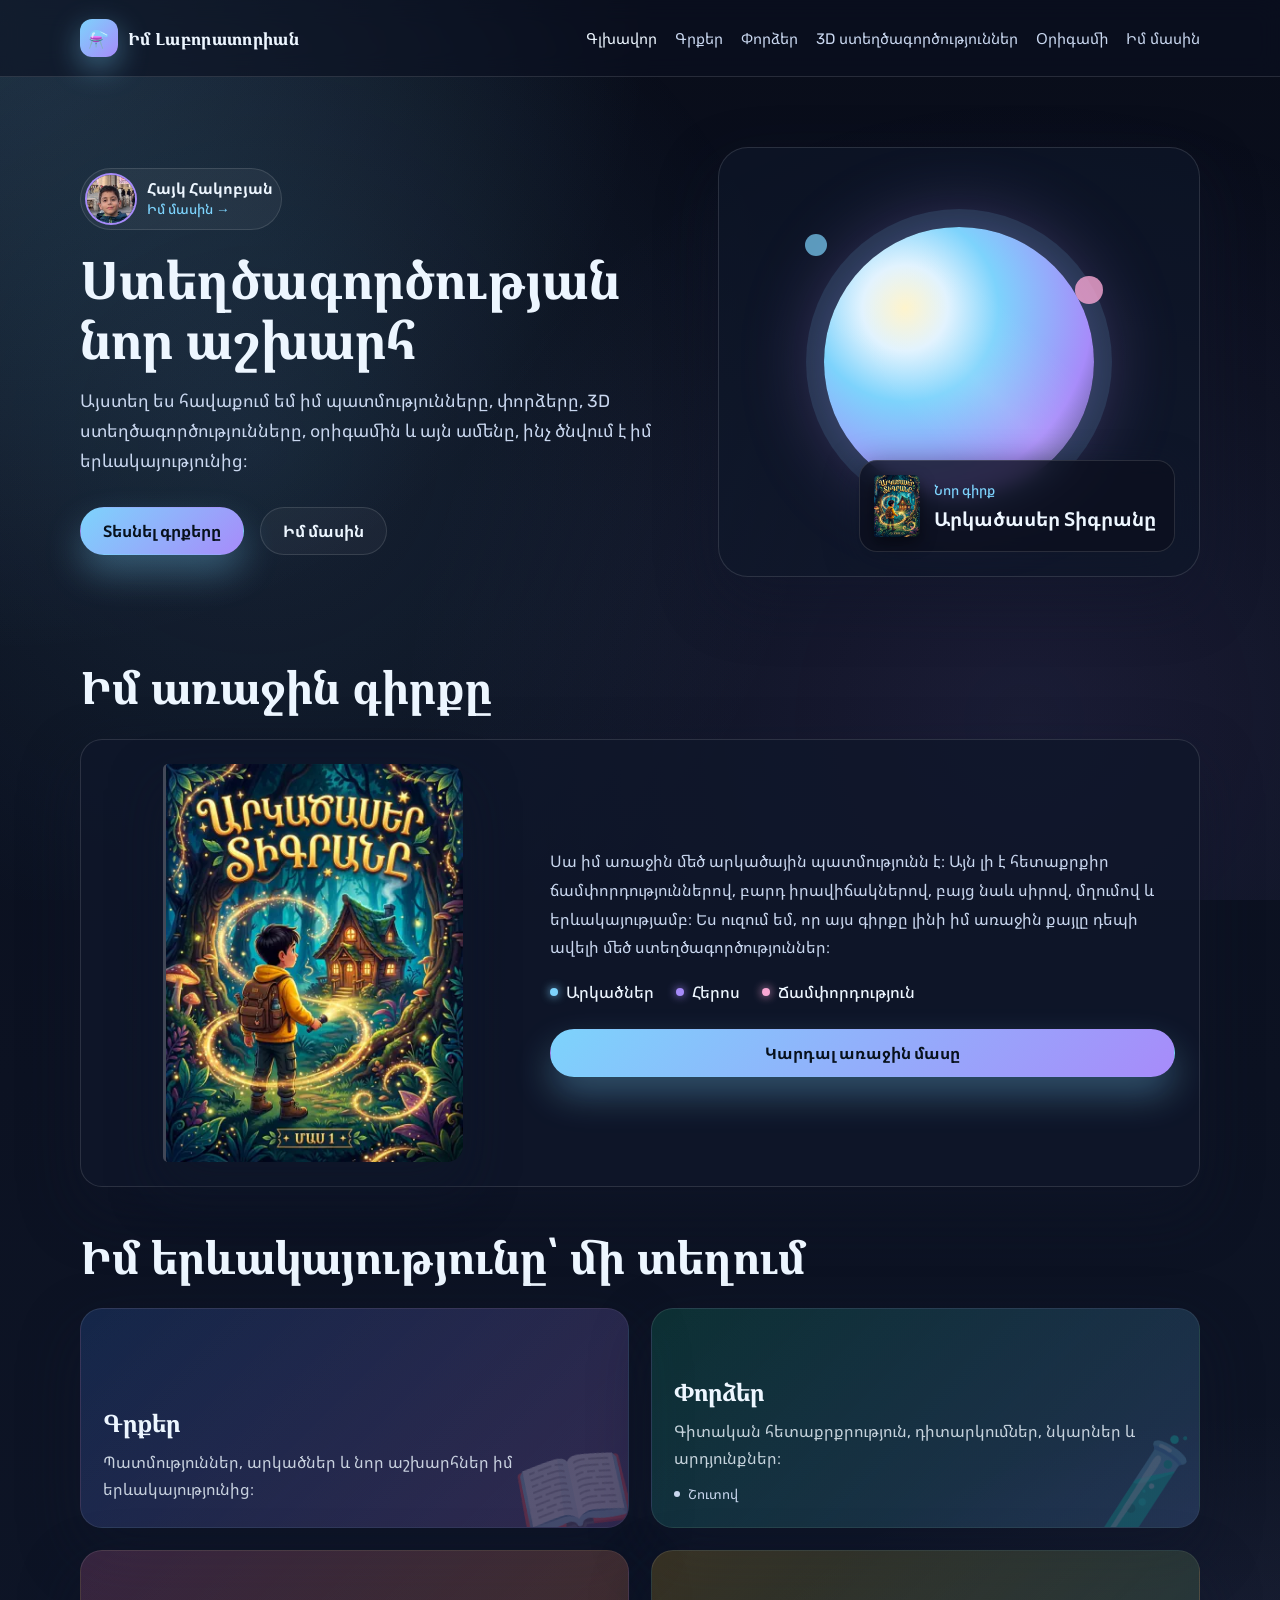
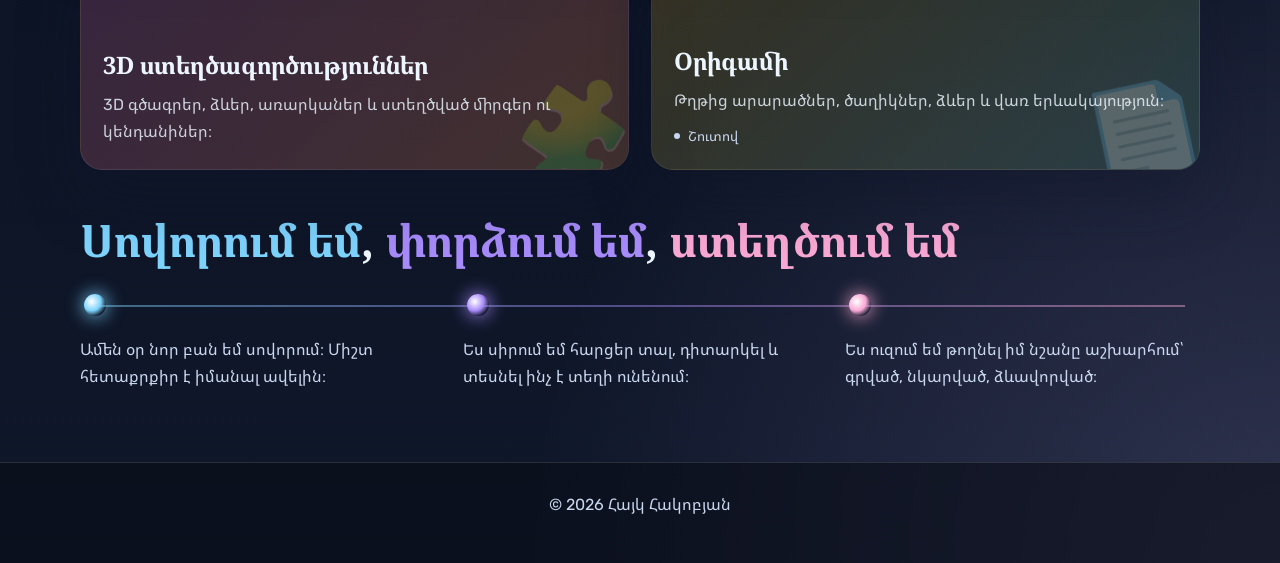
<file: index.html>
<!DOCTYPE html>
<html lang="hy">
  <head>
    <meta charset="UTF-8" />
    <meta name="viewport" content="width=device-width, initial-scale=1.0" />
    <title>Իմ Լաբորատորիան</title>
    <meta
      name="description"
      content="Հայկ Հակոբյանի ստեղծագործական լաբորատորիան՝ գրքեր, փորձեր, 3D ստեղծագործություններ և օրիգամի"
    />
    <link rel="preconnect" href="https://fonts.googleapis.com" />
    <link rel="preconnect" href="https://fonts.gstatic.com" crossorigin />
    <link
      href="https://fonts.googleapis.com/css2?family=Noto+Sans+Armenian:wght@400;500;700&family=Noto+Serif+Armenian:wght@600;700;800&family=Rubik:wght@400;500;700;800&display=swap"
      rel="stylesheet"
    />
    <link rel="stylesheet" href="css/global.css" />
    <link rel="stylesheet" href="css/home.css" />
    <link rel="stylesheet" href="css/animations.css" />
    <script src="js/menu.js"></script>
  </head>
  <body class="home-page">
    <header class="topbar">
      <div class="container nav-wrap">
        <a class="brand" href="index.html">
          <span class="brand-mark">⚗️</span>
          <span>Իմ Լաբորատորիան</span>
        </a>

        <button class="nav-toggle" type="button" aria-expanded="false" aria-controls="main-nav" aria-label="Մենյու">
          <span class="nav-toggle-bar"></span>
          <span class="nav-toggle-bar"></span>
          <span class="nav-toggle-bar"></span>
        </button>

        <nav id="main-nav" class="main-nav" aria-label="Հիմնական նավիգացիա">
          <a href="index.html" class="active">Գլխավոր</a>
          <a href="pages/books.html">Գրքեր</a>
          <a href="pages/experiments.html">Փորձեր</a>
          <a href="pages/3d-creations.html">3D ստեղծագործություններ</a>
          <a href="pages/origamis.html">Օրիգամի</a>
          <a href="pages/about.html">Իմ մասին</a>
        </nav>
      </div>
    </header>

    <main>
      <section class="hero container">
        <div class="hero-copy">
          <a class="author-chip" href="pages/about.html">
            <img class="author-avatar" src="assets/images/hayk-avatar.jpg" width="160" height="160" alt="" />
            <span class="author-text">
              <strong>Հայկ Հակոբյան</strong>
              <small>Իմ մասին →</small>
            </span>
          </a>
          <h1>Ստեղծագործության նոր աշխարհ</h1>
          <p class="subtitle">
            Այստեղ ես հավաքում եմ իմ պատմությունները, փորձերը, 3D ստեղծագործությունները, օրիգամին և այն ամենը, ինչ ծնվում է իմ երևակայությունից։
          </p>

          <div class="hero-actions">
            <a class="button primary" href="pages/books.html">Տեսնել գրքերը</a>
            <a class="button secondary" href="pages/about.html">Իմ մասին</a>
          </div>
        </div>

        <div class="hero-visual" aria-label="Ստեղծագործական լաբորատորիայի պատկեր">
          <div class="planet"></div>
          <div class="orb orb-one"></div>
          <div class="orb orb-two"></div>
          <a class="lab-card" href="pages/arkatsaser-tigran-1.html">
            <img class="lab-cover" src="assets/images/tigran/cover-320.webp" width="765" height="1024" alt="" />
            <span class="lab-card-text">
              <span class="lab-tag">Նոր գիրք</span>
              <strong>Արկածասեր Տիգրանը</strong>
            </span>
          </a>
        </div>
      </section>

      <section class="featured container">
        <div class="section-heading">
          <h2>Իմ առաջին գիրքը</h2>
        </div>

        <div class="feature-card">
          <a class="cover-art" href="pages/arkatsaser-tigran-1.html">
            <img src="assets/images/tigran/cover-600.webp" srcset="assets/images/tigran/cover-320.webp 320w, assets/images/tigran/cover-600.webp 600w, assets/images/tigran/cover-765.webp 765w" sizes="(max-width: 599px) 230px, 300px" width="765" height="1024" alt="«Արկածասեր Տիգրանը», մաս 1 գրքի կազմը" loading="lazy" />
          </a>

          <div class="feature-content">
            <p>
              Սա իմ առաջին մեծ արկածային պատմությունն է։ Այն լի է հետաքրքիր ճամփորդություններով, բարդ իրավիճակներով, բայց նաև սիրով, մղումով և երևակայությամբ։ Ես ուզում եմ, որ այս գիրքը լինի իմ առաջին քայլը դեպի ավելի մեծ ստեղծագործություններ։
            </p>
            <ul class="feature-tags">
              <li>Արկածներ</li>
              <li>Հերոս</li>
              <li>Ճամփորդություն</li>
            </ul>
            <a class="button primary" href="pages/arkatsaser-tigran-1.html">Կարդալ առաջին մասը</a>
          </div>
        </div>
      </section>

      <section class="categories container">
        <div class="section-heading">
          <h2>Իմ երևակայությունը՝ մի տեղում</h2>
        </div>

        <div class="category-grid">
          <a class="category-card books" href="pages/books.html">
            <span class="icon" aria-hidden="true">📖</span>
            <h3>Գրքեր</h3>
            <p>Պատմություններ, արկածներ և նոր աշխարհներ իմ երևակայությունից։</p>
          </a>

          <a class="category-card experiments is-empty" href="pages/experiments.html">
            <span class="icon" aria-hidden="true">🧪</span>
            <h3>Փորձեր</h3>
            <p>Գիտական հետաքրքրություն, դիտարկումներ, նկարներ և արդյունքներ։</p>
            <!-- Երբ առաջին աշխատանքը տեղադրվի, ջնջիր is-empty դասը և այս տողը -->
            <span class="card-status">Շուտով</span>
          </a>

          <a class="category-card d3" href="pages/3d-creations.html">
            <span class="icon" aria-hidden="true">🧩</span>
            <h3>3D ստեղծագործություններ</h3>
            <p>3D գծագրեր, ձևեր, առարկաներ և ստեղծված միրգեր ու կենդանիներ։</p>
          </a>

          <a class="category-card origami is-empty" href="pages/origamis.html">
            <span class="icon" aria-hidden="true">📄</span>
            <h3>Օրիգամի</h3>
            <p>Թղթից արարածներ, ծաղիկներ, ձևեր և վառ երևակայություն։</p>
            <!-- Երբ առաջին աշխատանքը տեղադրվի, ջնջիր is-empty դասը և այս տողը -->
            <span class="card-status">Շուտով</span>
          </a>
        </div>
      </section>

      <section class="lab-notes container">
        <div class="section-heading">
          <h2 class="motto"><span class="learn">Սովորում եմ</span>, <span class="try">փորձում եմ</span>, <span class="create">ստեղծում եմ</span></h2>
        </div>

        <div class="notes-grid">
          <article class="note learn">
            <span class="note-orb" aria-hidden="true"></span>
            <p>Ամեն օր նոր բան եմ սովորում։ Միշտ հետաքրքիր է իմանալ ավելին։</p>
          </article>

          <article class="note try">
            <span class="note-orb" aria-hidden="true"></span>
            <p>Ես սիրում եմ հարցեր տալ, դիտարկել և տեսնել ինչ է տեղի ունենում։</p>
          </article>

          <article class="note create">
            <span class="note-orb" aria-hidden="true"></span>
            <p>Ես ուզում եմ թողնել իմ նշանը աշխարհում՝ գրված, նկարված, ձևավորված։</p>
          </article>
        </div>
      </section>
    </main>

    <footer class="site-footer">
      <div class="container footer-wrap">
        <p>© 2026 Հայկ Հակոբյան</p>
      </div>
    </footer>
    <!-- Visitor counts (GoatCounter: no cookies, no personal data). Dashboard: https://h2spark.goatcounter.com -->
    <script data-goatcounter="https://h2spark.goatcounter.com/count" async src="https://gc.zgo.at/count.js"></script>
  </body>
</html>
</file>
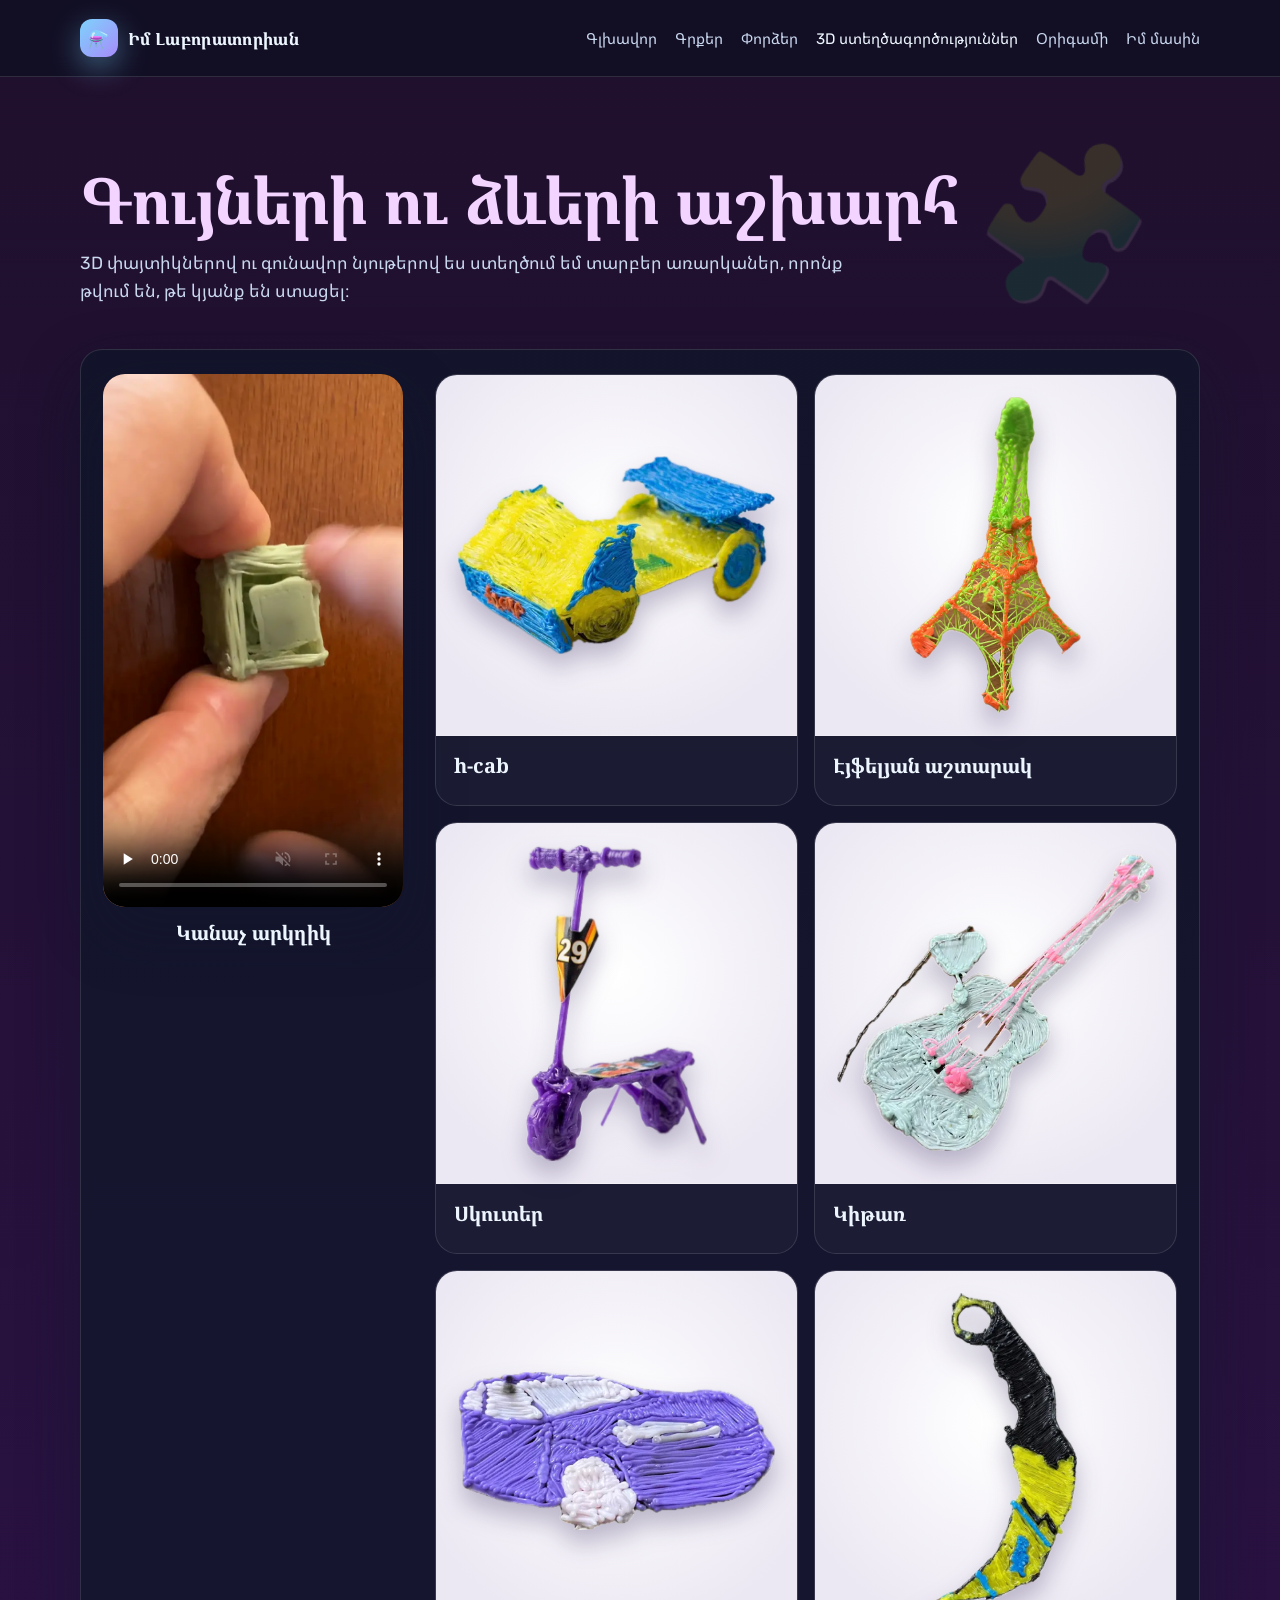
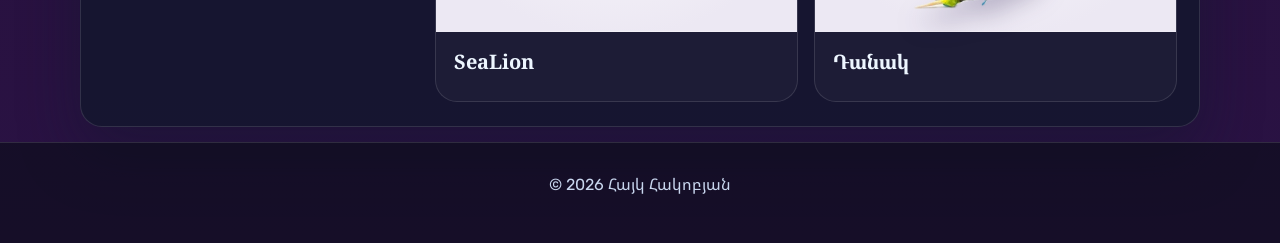
<file: pages/3d-creations.html>
<!DOCTYPE html>
<html lang="hy">
  <head>
    <meta charset="UTF-8" />
    <meta name="viewport" content="width=device-width, initial-scale=1.0" />
    <title>3D ստեղծագործություններ • Իմ Լաբորատորիան</title>
    <link rel="preconnect" href="https://fonts.googleapis.com" />
    <link rel="preconnect" href="https://fonts.gstatic.com" crossorigin />
    <link href="https://fonts.googleapis.com/css2?family=Noto+Sans+Armenian:wght@400;500;700&family=Noto+Serif+Armenian:wght@600;700;800&family=Rubik:wght@400;500;700;800&display=swap" rel="stylesheet" />
    <link rel="stylesheet" href="../css/global.css" />
    <link rel="stylesheet" href="../css/pages.css" />
    <link rel="stylesheet" href="../css/animations.css" />
    <script src="../js/menu.js"></script>
  </head>
  <body class="d3-page">
    <header class="topbar">
      <div class="container nav-wrap">
        <a class="brand" href="../index.html">
          <span class="brand-mark">⚗️</span>
          <span>Իմ Լաբորատորիան</span>
        </a>

        <button class="nav-toggle" type="button" aria-expanded="false" aria-controls="main-nav" aria-label="Մենյու">
          <span class="nav-toggle-bar"></span>
          <span class="nav-toggle-bar"></span>
          <span class="nav-toggle-bar"></span>
        </button>

        <nav id="main-nav" class="main-nav" aria-label="Հիմնական նավիգացիա">
          <a href="../index.html">Գլխավոր</a>
          <a href="books.html">Գրքեր</a>
          <a href="experiments.html">Փորձեր</a>
          <a href="3d-creations.html" class="active">3D ստեղծագործություններ</a>
          <a href="origamis.html">Օրիգամի</a>
          <a href="about.html">Իմ մասին</a>
        </nav>
      </div>
    </header>

    <main class="page-shell container">
      <section class="page-hero">
        <span class="page-mark" aria-hidden="true">🧩</span>
        <h1 class="page-title">Գույների ու ձևերի աշխարհ</h1>
        <p class="page-subtitle">
          3D փայտիկներով ու գունավոր նյութերով ես ստեղծում եմ տարբեր առարկաներ, որոնք
          թվում են, թե կյանք են ստացել։
        </p>
      </section>

      <section class="page-hero-block content-panel creations">
        <figure class="creation-video">
          <video controls playsinline muted loop preload="none" poster="../assets/images/3d/box-poster.webp" width="720" height="1280" aria-label="Կանաչ արկղիկ՝ պատրաստված 3D գրիչով, տեսանյութ">
            <source src="../assets/images/3d/box-720.webm" type='video/webm; codecs="av01.0.05M.08"' />
            <source src="../assets/images/3d/box-720.mp4" type='video/mp4; codecs="avc1.640028"' />
          </video>
          <figcaption>
            <h3>Կանաչ արկղիկ</h3>
          </figcaption>
        </figure>

        <div class="gallery-grid creations-grid">
          <figure class="gallery-item">
            <div class="gallery-visual on-display">
              <img src="../assets/images/3d/car-480.webp" srcset="../assets/images/3d/car-480.webp 480w, ../assets/images/3d/car-774.webp 774w" sizes="(max-width: 479px) calc(100vw - 92px), (max-width: 999px) calc(50vw - 70px), 360px" width="774" height="481" alt="h-cab՝ դեղին ու կապույտ մեքենա, պատրաստված 3D գրիչով" loading="lazy" decoding="async" />
            </div>
            <figcaption>
              <h3>h-cab</h3>
            </figcaption>
          </figure>
          <figure class="gallery-item">
            <div class="gallery-visual on-display">
              <img src="../assets/images/3d/eiffel-480.webp" srcset="../assets/images/3d/eiffel-480.webp 259w, ../assets/images/3d/eiffel-960.webp 517w" sizes="(max-width: 479px) calc(100vw - 92px), (max-width: 999px) calc(50vw - 70px), 360px" width="517" height="960" alt="Կանաչ ու նարնջագույն Էյֆելյան աշտարակ՝ պատրաստված 3D գրիչով" loading="lazy" decoding="async" />
            </div>
            <figcaption>
              <h3>Էյֆելյան աշտարակ</h3>
            </figcaption>
          </figure>
          <figure class="gallery-item">
            <div class="gallery-visual on-display">
              <img src="../assets/images/3d/scooter-480.webp" srcset="../assets/images/3d/scooter-480.webp 277w, ../assets/images/3d/scooter-688.webp 396w" sizes="(max-width: 479px) calc(100vw - 92px), (max-width: 999px) calc(50vw - 70px), 360px" width="396" height="688" alt="Մանուշակագույն սկուտեր՝ 29 համարով, պատրաստված 3D գրիչով" loading="lazy" decoding="async" />
            </div>
            <figcaption>
              <h3>Սկուտեր</h3>
            </figcaption>
          </figure>
          <figure class="gallery-item">
            <div class="gallery-visual on-display">
              <img src="../assets/images/3d/guitar-480.webp" srcset="../assets/images/3d/guitar-480.webp 480w, ../assets/images/3d/guitar-960.webp 960w" sizes="(max-width: 479px) calc(100vw - 92px), (max-width: 999px) calc(50vw - 70px), 360px" width="960" height="895" alt="Անանուխագույն ու վարդագույն կիթառ՝ պատրաստված 3D գրիչով" loading="lazy" decoding="async" />
            </div>
            <figcaption>
              <h3>Կիթառ</h3>
            </figcaption>
          </figure>
          <figure class="gallery-item">
            <div class="gallery-visual on-display">
              <img src="../assets/images/3d/sealion-480.webp" srcset="../assets/images/3d/sealion-480.webp 480w, ../assets/images/3d/sealion-960.webp 960w" sizes="(max-width: 479px) calc(100vw - 92px), (max-width: 999px) calc(50vw - 70px), 360px" width="960" height="479" alt="SeaLion՝ մանուշակագույն ու սպիտակ ծովառյուծ, պատրաստված 3D գրիչով" loading="lazy" decoding="async" />
            </div>
            <figcaption>
              <h3>SeaLion</h3>
            </figcaption>
          </figure>
          <figure class="gallery-item">
            <div class="gallery-visual on-display">
              <img src="../assets/images/3d/knife-480.webp" srcset="../assets/images/3d/knife-480.webp 247w, ../assets/images/3d/knife-794.webp 408w" sizes="(max-width: 479px) calc(100vw - 92px), (max-width: 999px) calc(50vw - 70px), 360px" width="408" height="794" alt="Դեղին ու սև կոր դանակ՝ պատրաստված 3D գրիչով" loading="lazy" decoding="async" />
            </div>
            <figcaption>
              <h3>Դանակ</h3>
            </figcaption>
          </figure>
        </div>

        <!--
          Նոր աշխատանք ավելացնելու համար.
          Լուսանկար՝ պատճենիր մեկ <figure class="gallery-item">…</figure> և փոխիր նկարն ու վերնագիրը
          (WebP՝ երկու չափով, assets/images/3d/ թղթապանակում)։
          Տեսանյութ՝ պատճենիր <figure class="creation-video">…</figure>-ը (WebM AV1 + MP4 H.264, առանց ձայնի)։
          Բնօրինակները պահվում են ռեպոյից դուրս՝ originals/3d-creations/ թղթապանակում։
        -->
      </section>
    </main>

    <footer class="site-footer">
      <div class="container footer-wrap">
        <p>© 2026 Հայկ Հակոբյան</p>
      </div>
    </footer>
    <!-- Visitor counts (GoatCounter: no cookies, no personal data). Dashboard: https://h2spark.goatcounter.com -->
    <script data-goatcounter="https://h2spark.goatcounter.com/count" async src="https://gc.zgo.at/count.js"></script>
  </body>
</html>
</file>
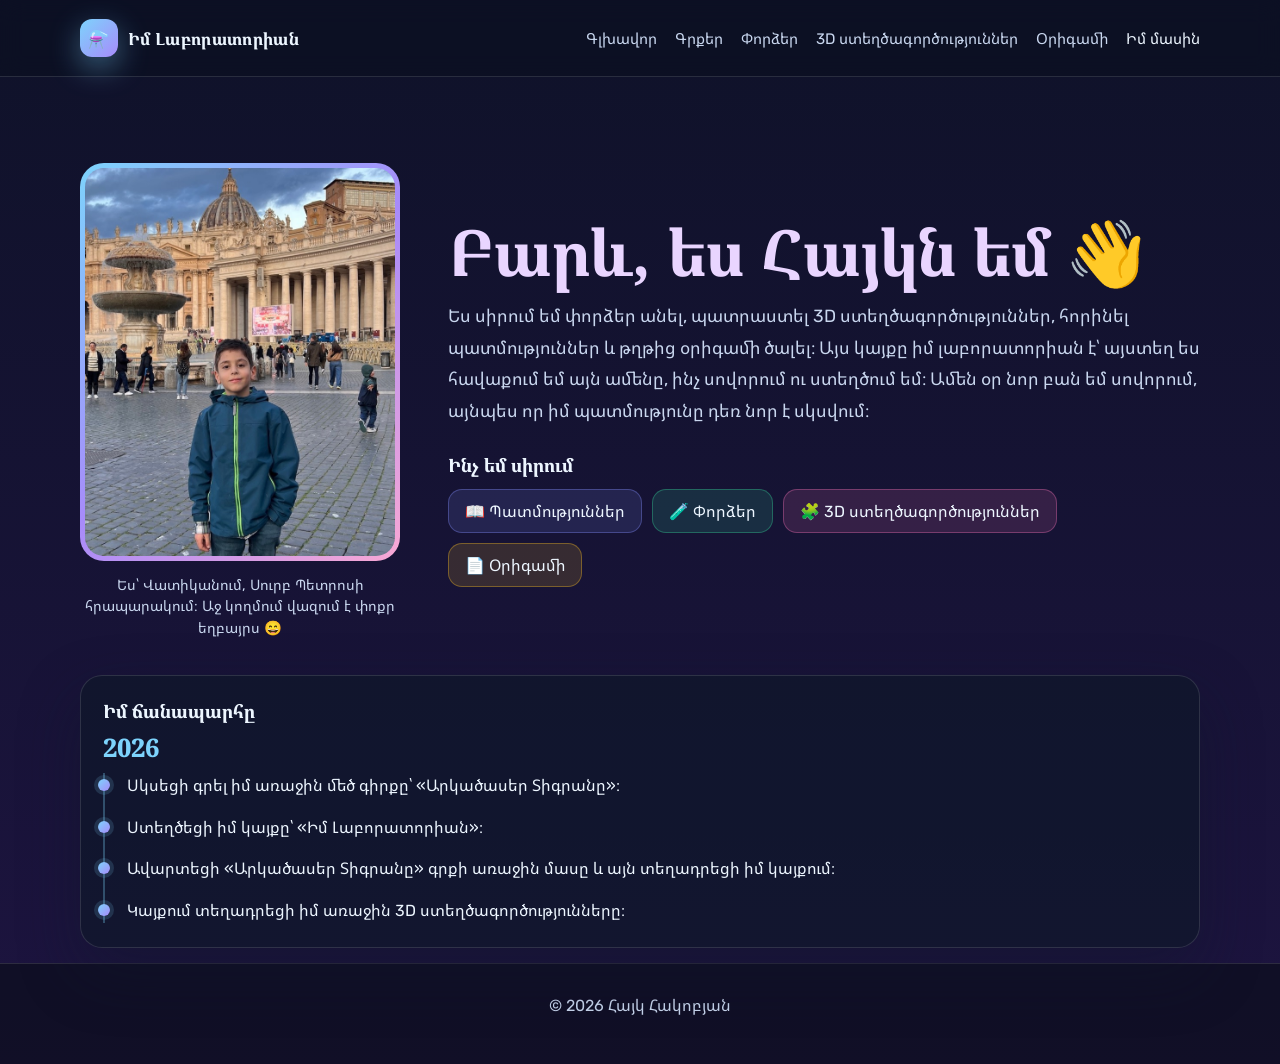
<file: pages/about.html>
<!DOCTYPE html>
<html lang="hy">
  <head>
    <meta charset="UTF-8" />
    <meta name="viewport" content="width=device-width, initial-scale=1.0" />
    <title>Իմ մասին • Իմ Լաբորատորիան</title>
    <link rel="preconnect" href="https://fonts.googleapis.com" />
    <link rel="preconnect" href="https://fonts.gstatic.com" crossorigin />
    <link href="https://fonts.googleapis.com/css2?family=Noto+Sans+Armenian:wght@400;500;700&family=Noto+Serif+Armenian:wght@600;700;800&family=Rubik:wght@400;500;700;800&display=swap" rel="stylesheet" />
    <link rel="stylesheet" href="../css/global.css" />
    <link rel="stylesheet" href="../css/pages.css" />
    <link rel="stylesheet" href="../css/animations.css" />
    <script src="../js/menu.js"></script>
  </head>
  <body class="about-page">
    <header class="topbar">
      <div class="container nav-wrap">
        <a class="brand" href="../index.html">
          <span class="brand-mark">⚗️</span>
          <span>Իմ Լաբորատորիան</span>
        </a>

        <button class="nav-toggle" type="button" aria-expanded="false" aria-controls="main-nav" aria-label="Մենյու">
          <span class="nav-toggle-bar"></span>
          <span class="nav-toggle-bar"></span>
          <span class="nav-toggle-bar"></span>
        </button>

        <nav id="main-nav" class="main-nav" aria-label="Հիմնական նավիգացիա">
          <a href="../index.html">Գլխավոր</a>
          <a href="books.html">Գրքեր</a>
          <a href="experiments.html">Փորձեր</a>
          <a href="3d-creations.html">3D ստեղծագործություններ</a>
          <a href="origamis.html">Օրիգամի</a>
          <a href="about.html" class="active">Իմ մասին</a>
        </nav>
      </div>
    </header>

    <main class="page-shell container">
      <section class="profile">
        <figure class="profile-photo">
          <div class="photo-frame">
            <img
              src="../assets/images/hayk.jpg"
              width="720"
              height="900"
              alt="Հայկը Սուրբ Պետրոսի հրապարակում, իսկ աջ կողմում վազում է նրա փոքր եղբայրը"
            />
          </div>
          <figcaption>Ես՝ Վատիկանում, Սուրբ Պետրոսի հրապարակում։ Աջ կողմում վազում է փոքր եղբայրս 😄</figcaption>
        </figure>

        <div class="profile-intro">
          <h1 class="page-title">Բարև, ես Հայկն եմ 👋</h1>
          <p class="page-subtitle">
            Ես սիրում եմ փորձեր անել, պատրաստել 3D ստեղծագործություններ, հորինել պատմություններ և թղթից օրիգամի ծալել։ Այս կայքը իմ լաբորատորիան է՝ այստեղ ես հավաքում եմ այն ամենը, ինչ սովորում ու ստեղծում եմ։ Ամեն օր նոր բան եմ սովորում, այնպես որ իմ պատմությունը դեռ նոր է սկսվում։
          </p>

          <h2 class="profile-heading">Ինչ եմ սիրում</h2>
          <ul class="profile-tags">
            <li><a class="books" href="books.html">📖 Պատմություններ</a></li>
            <li><a class="experiments" href="experiments.html">🧪 Փորձեր</a></li>
            <li><a class="d3" href="3d-creations.html">🧩 3D ստեղծագործություններ</a></li>
            <li><a class="origami" href="origamis.html">📄 Օրիգամի</a></li>
          </ul>
        </div>
      </section>

      <section class="page-hero-block content-panel journey">
        <h2 class="profile-heading">Իմ ճանապարհը</h2>
        <!-- Նոր քայլ՝ ավելացրու ևս մեկ <li>…</li>։ Նոր տարի՝ պատճենիր ամբողջ <div class="timeline-group">…</div>-ը -->
        <div class="timeline-group">
          <p class="timeline-year">2026</p>
          <ol class="timeline">
            <li>Սկսեցի գրել իմ առաջին մեծ գիրքը՝ «Արկածասեր Տիգրանը»։</li>
            <li>Ստեղծեցի իմ կայքը՝ «Իմ Լաբորատորիան»։</li>
            <li>Ավարտեցի «Արկածասեր Տիգրանը» գրքի առաջին մասը և այն տեղադրեցի իմ կայքում։</li>
            <li>Կայքում տեղադրեցի իմ առաջին 3D ստեղծագործությունները։</li>
          </ol>
        </div>
      </section>
    </main>

    <footer class="site-footer">
      <div class="container footer-wrap">
        <p>© 2026 Հայկ Հակոբյան</p>
      </div>
    </footer>
    <!-- Visitor counts (GoatCounter: no cookies, no personal data). Dashboard: https://h2spark.goatcounter.com -->
    <script data-goatcounter="https://h2spark.goatcounter.com/count" async src="https://gc.zgo.at/count.js"></script>
  </body>
</html>
</file>
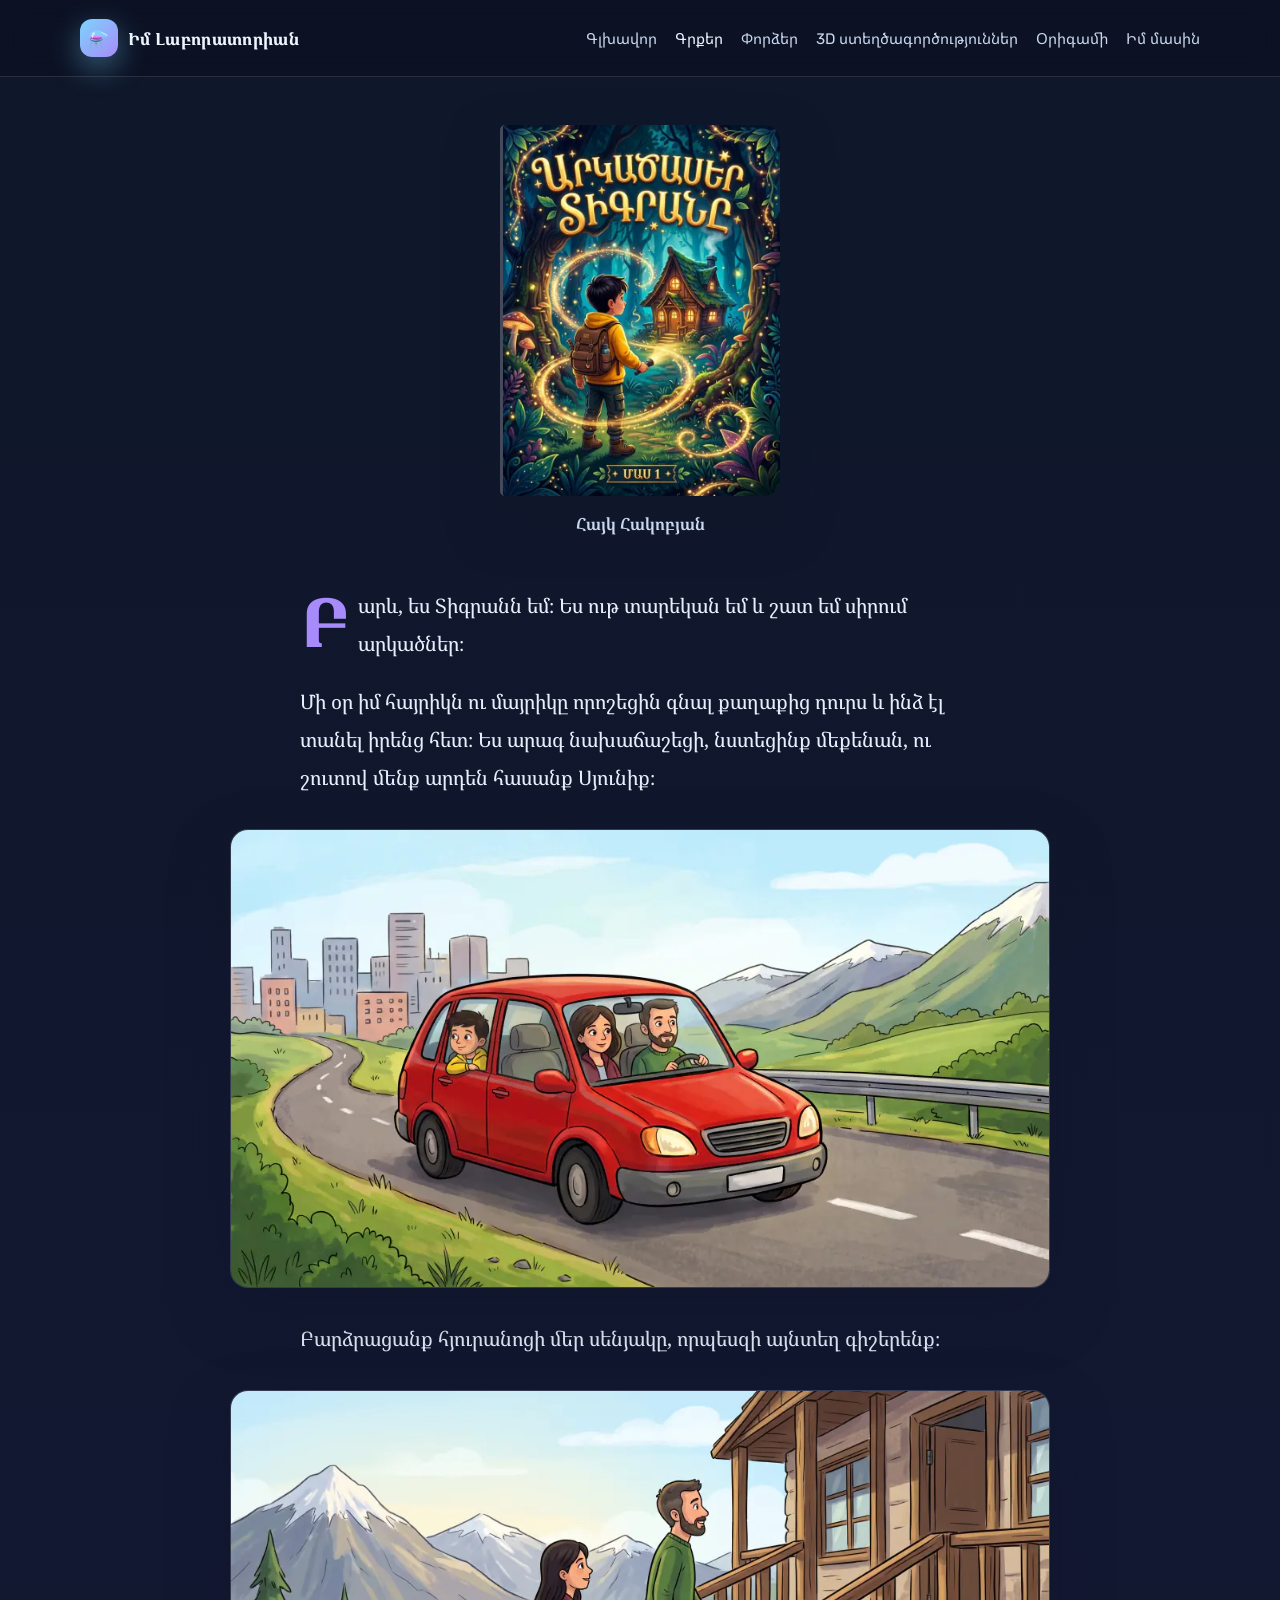
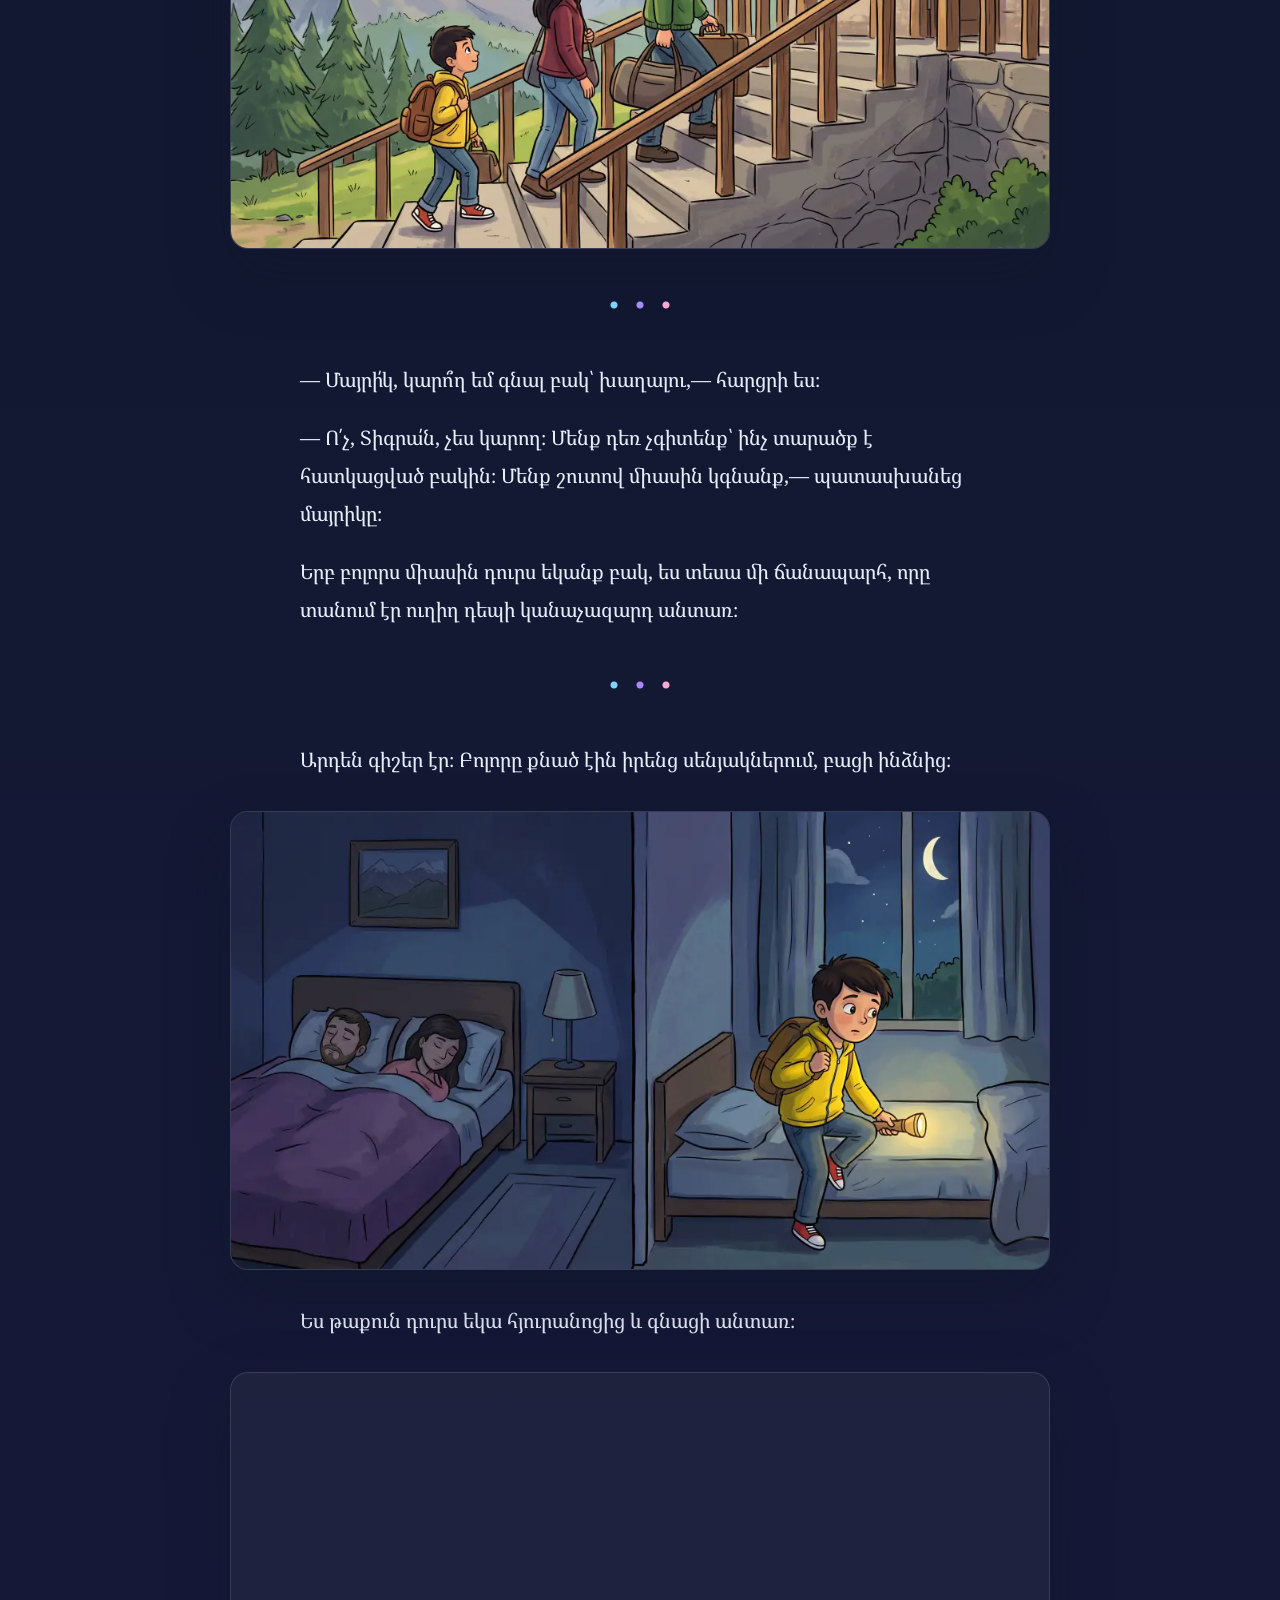
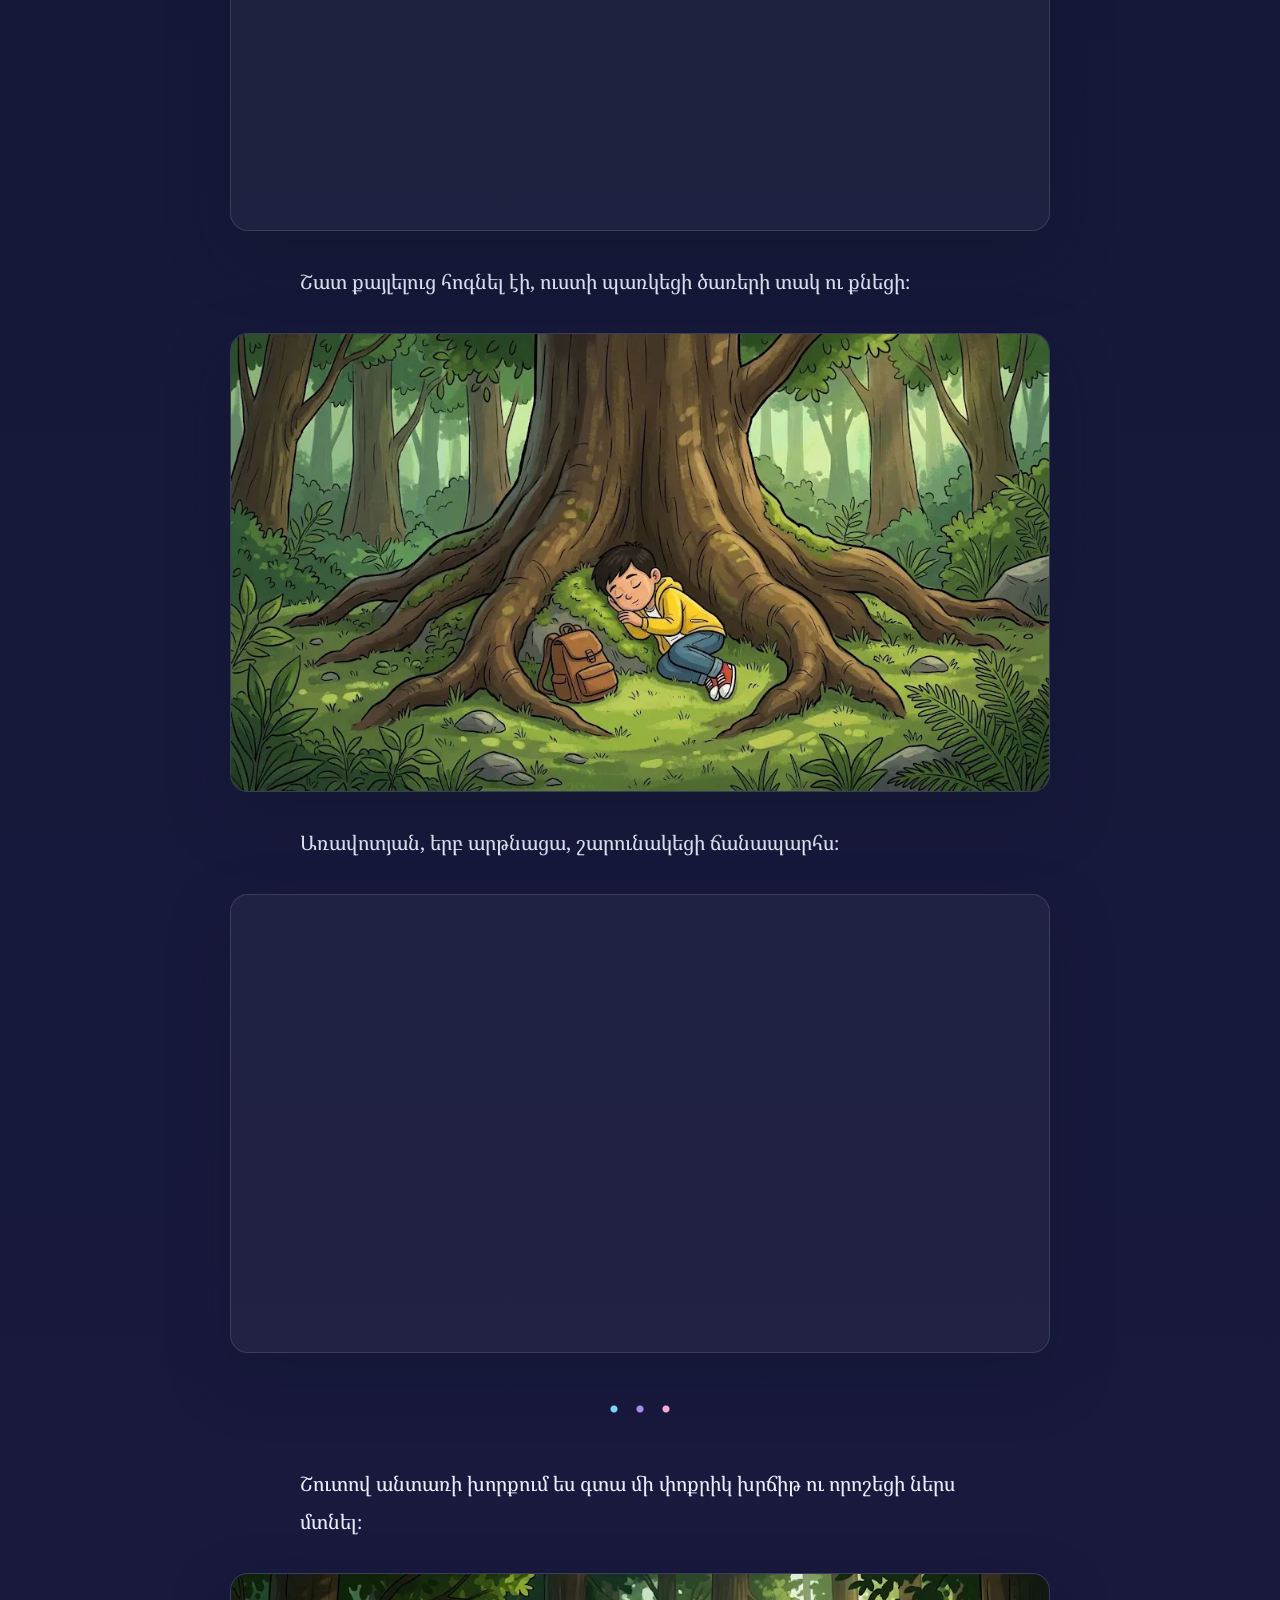
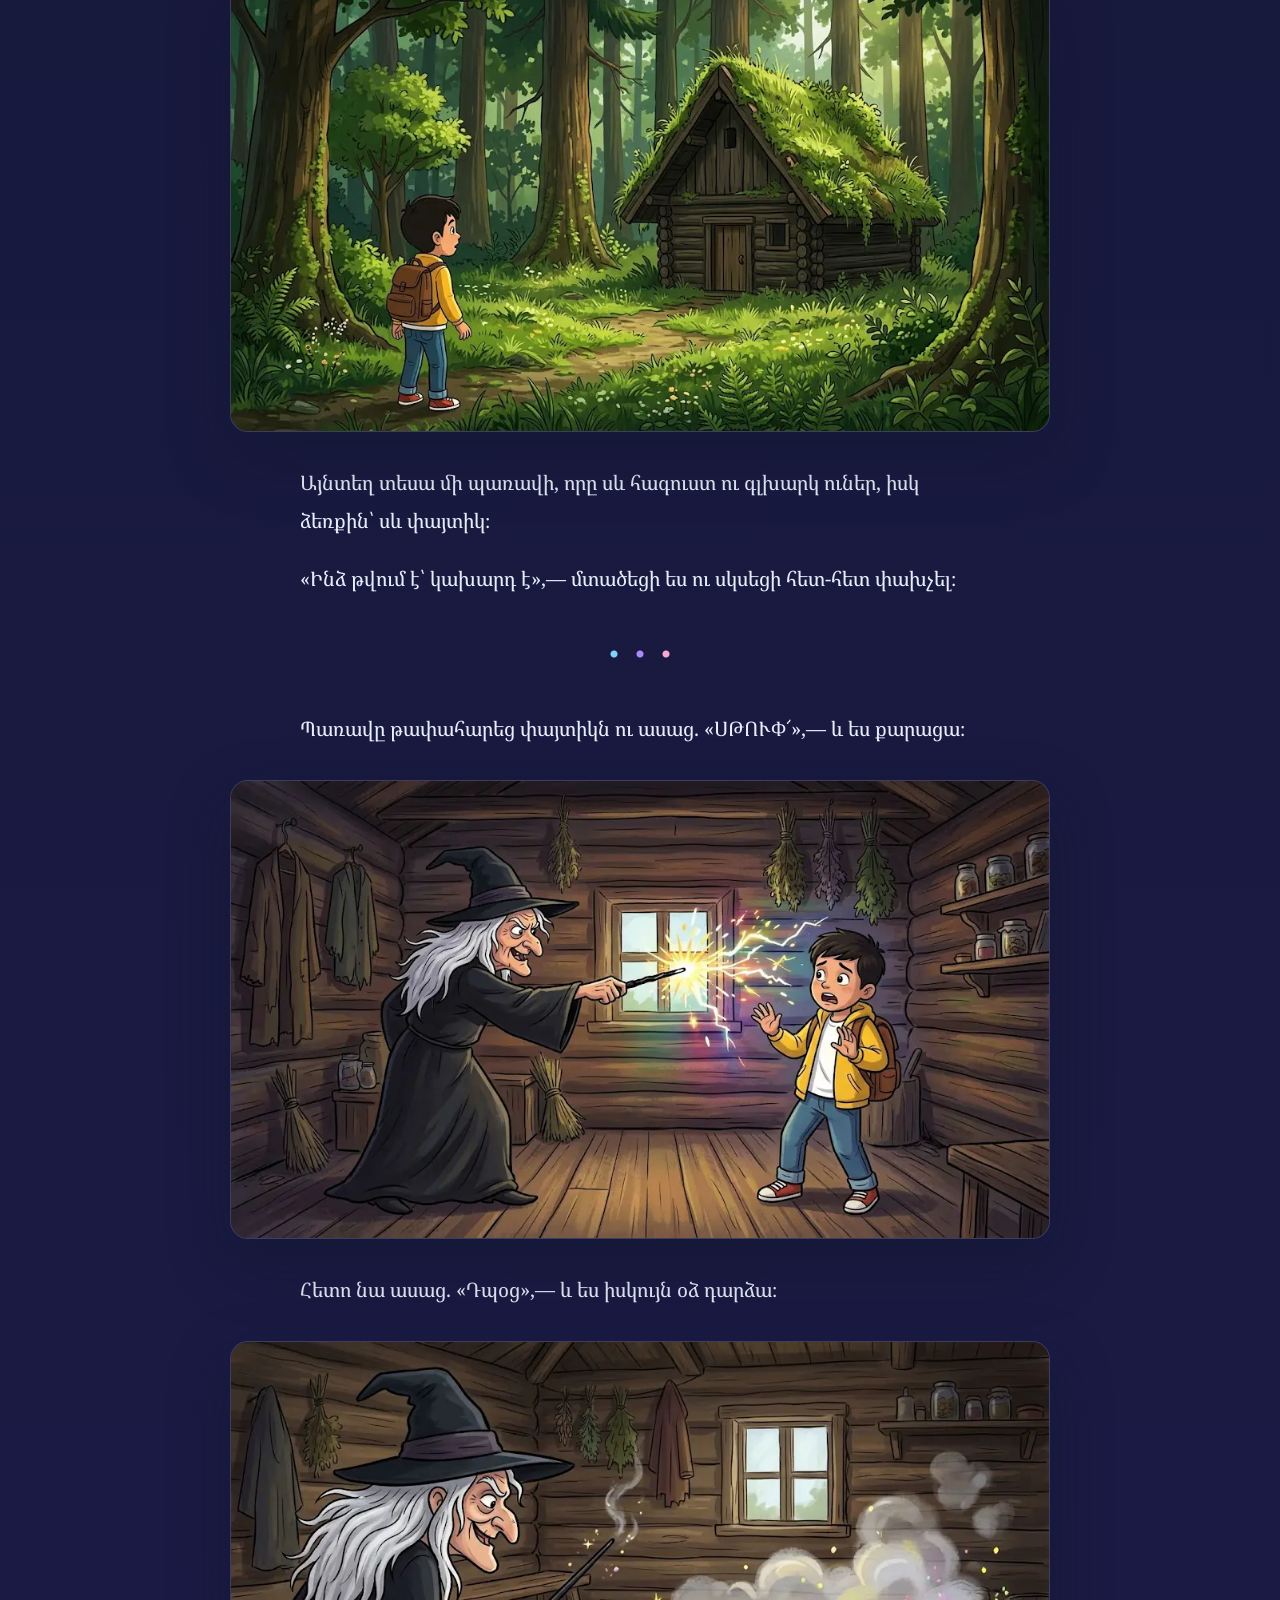
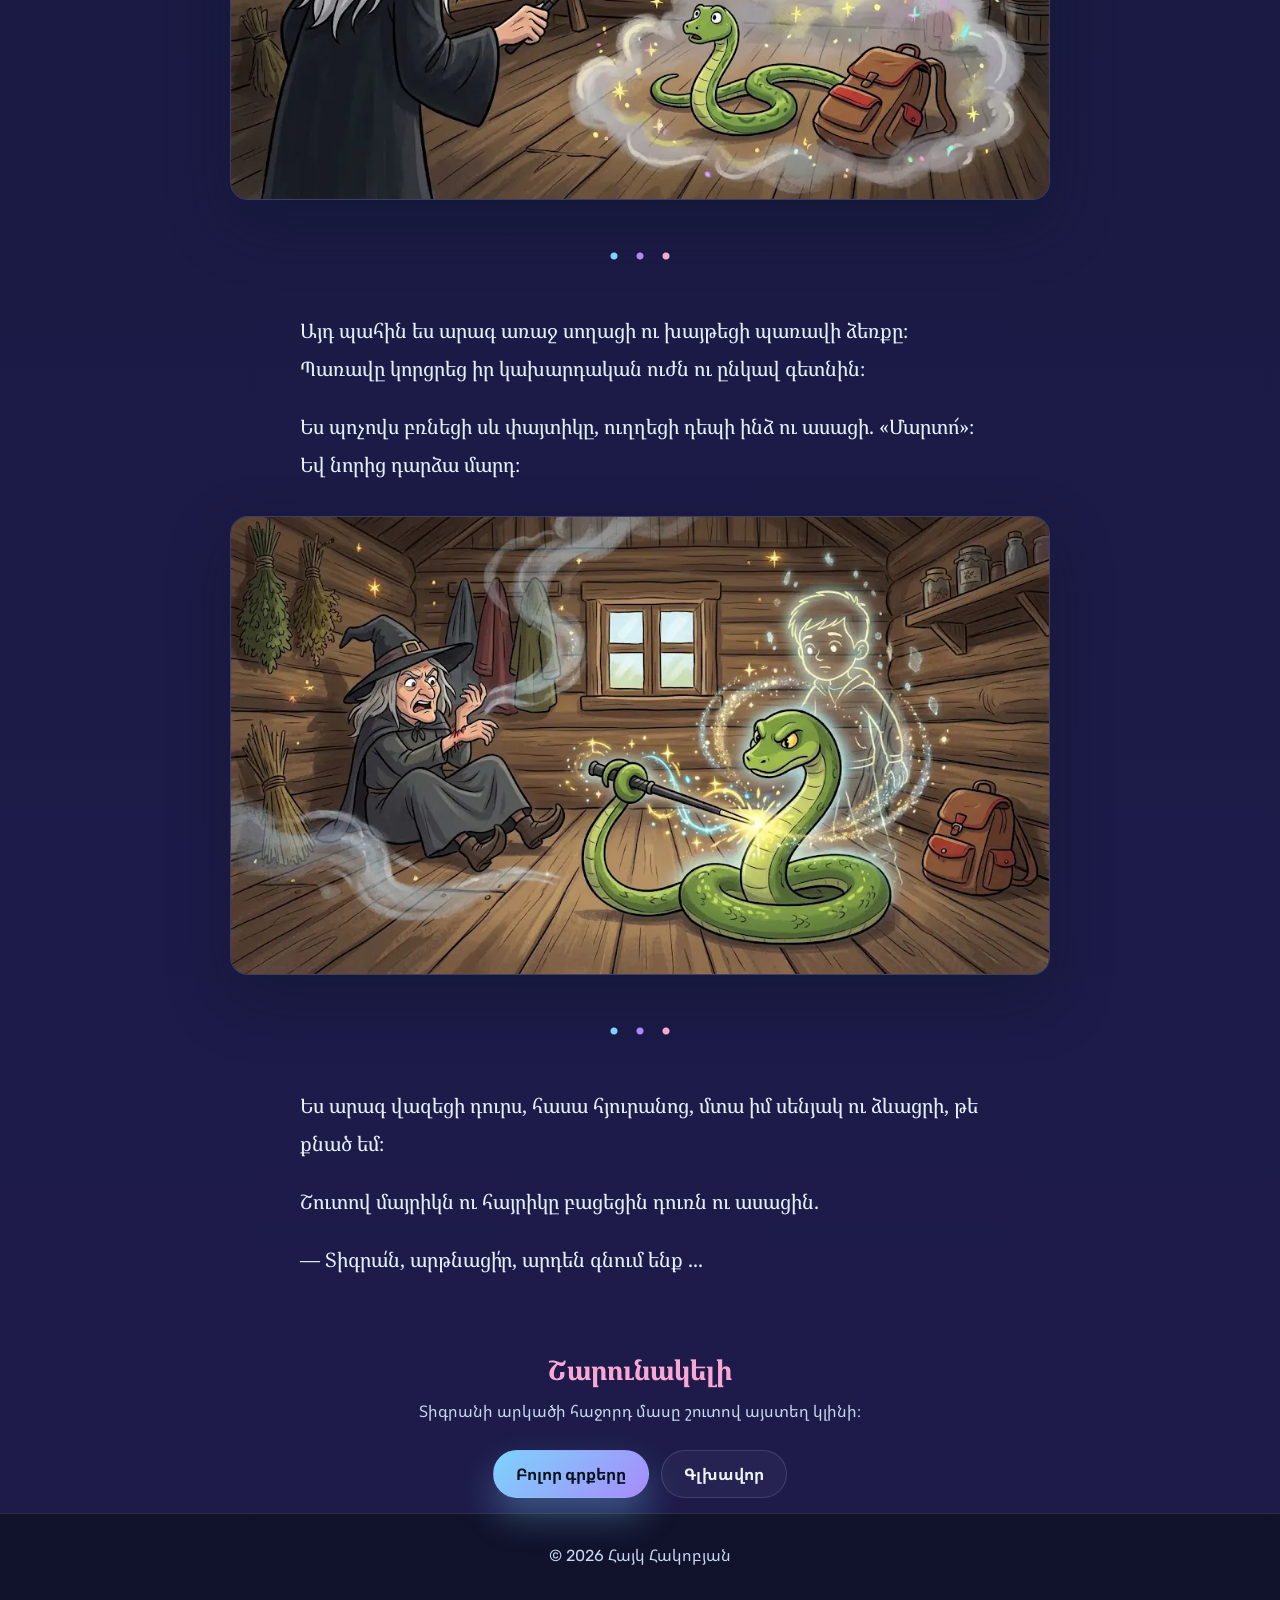
<file: pages/arkatsaser-tigran-1.html>
<!DOCTYPE html>
<html lang="hy">
  <head>
    <meta charset="UTF-8" />
    <meta name="viewport" content="width=device-width, initial-scale=1.0" />
    <title>Արկածասեր Տիգրանը, մաս 1 • Իմ Լաբորատորիան</title>
    <meta name="description" content="«Արկածասեր Տիգրանը», մաս 1՝ Հայկ Հակոբյանի առաջին գիրքը։ Տիգրանի արկածը Սյունիքի անտառում։" />
    <link rel="preconnect" href="https://fonts.googleapis.com" />
    <link rel="preconnect" href="https://fonts.gstatic.com" crossorigin />
    <link href="https://fonts.googleapis.com/css2?family=Noto+Sans+Armenian:wght@400;500;700&family=Noto+Serif+Armenian:wght@400;600;700;800&family=Rubik:wght@400;500;700;800&display=swap" rel="stylesheet" />
    <link rel="stylesheet" href="../css/global.css" />
    <link rel="stylesheet" href="../css/pages.css" />
    <link rel="stylesheet" href="../css/animations.css" />
    <script src="../js/menu.js"></script>
  </head>
  <body class="books-page reader-page">
    <header class="topbar">
      <div class="container nav-wrap">
        <a class="brand" href="../index.html">
          <span class="brand-mark">⚗️</span>
          <span>Իմ Լաբորատորիան</span>
        </a>

        <button class="nav-toggle" type="button" aria-expanded="false" aria-controls="main-nav" aria-label="Մենյու">
          <span class="nav-toggle-bar"></span>
          <span class="nav-toggle-bar"></span>
          <span class="nav-toggle-bar"></span>
        </button>

        <nav id="main-nav" class="main-nav" aria-label="Հիմնական նավիգացիա">
          <a href="../index.html">Գլխավոր</a>
          <a href="books.html" class="active">Գրքեր</a>
          <a href="experiments.html">Փորձեր</a>
          <a href="3d-creations.html">3D ստեղծագործություններ</a>
          <a href="origamis.html">Օրիգամի</a>
          <a href="about.html">Իմ մասին</a>
        </nav>
      </div>
      <div class="reading-progress" aria-hidden="true"></div>
    </header>

    <main class="page-shell container reader">
      <header class="book-intro">
        <h1 class="visually-hidden">Արկածասեր Տիգրանը, մաս 1</h1>
        <figure class="cover-art">
          <img src="../assets/images/tigran/cover-600.webp" srcset="../assets/images/tigran/cover-320.webp 320w, ../assets/images/tigran/cover-600.webp 600w, ../assets/images/tigran/cover-765.webp 765w" sizes="(max-width: 599px) 220px, 280px" width="765" height="1024" alt="«Արկածասեր Տիգրանը», մաս 1 գրքի կազմը" fetchpriority="high" />
          <figcaption>Հայկ Հակոբյան</figcaption>
        </figure>
      </header>

      <!-- Նկարները WebP են՝ երեք չափով (օր․ 01-640.webp, 01-1024.webp, 01-1600.webp) assets/images/tigran/ թղթապանակում։ Բնօրինակները պահվում են ռեպոյից դուրս՝ originals/ թղթապանակում։ -->
      <article class="story" lang="hy">
        <section class="story-page">
          <!-- Էջի վերնագիր (թաքնված)՝ Ճանապարհորդություն դեպի Սյունիք -->
          <p>Բարև, ես Տիգրանն եմ։ Ես ութ տարեկան եմ և շատ եմ սիրում արկածներ։</p>
          <p>Մի օր իմ հայրիկն ու մայրիկը որոշեցին գնալ քաղաքից դուրս և ինձ էլ տանել իրենց հետ։ Ես արագ նախաճաշեցի, նստեցինք մեքենան, ու շուտով մենք արդեն հասանք Սյունիք։</p>
          <figure class="story-figure">
            <img src="../assets/images/tigran/01-1024.webp" srcset="../assets/images/tigran/01-640.webp 640w, ../assets/images/tigran/01-1024.webp 1024w, ../assets/images/tigran/01-1600.webp 1600w" sizes="(max-width: 851px) calc(100vw - 32px), 820px" width="1600" height="894" alt="Կարմիր մեքենան լեռնային ճանապարհով գնում է Սյունիք, ներսում՝ Տիգրանն ու ծնողները" loading="lazy" decoding="async" />
          </figure>
          <p>Բարձրացանք հյուրանոցի մեր սենյակը, որպեսզի այնտեղ գիշերենք։</p>
          <figure class="story-figure">
            <img src="../assets/images/tigran/02-1024.webp" srcset="../assets/images/tigran/02-640.webp 640w, ../assets/images/tigran/02-1024.webp 1024w, ../assets/images/tigran/02-1600.webp 1600w" sizes="(max-width: 851px) calc(100vw - 32px), 820px" width="1600" height="894" alt="Տիգրանի ընտանիքը պայուսակներով բարձրանում է հյուրանոցի աստիճաններով" loading="lazy" decoding="async" />
          </figure>
        </section>
        <section class="story-page">
          <!-- Էջի վերնագիր (թաքնված)՝ Արգելված բակն ու անտառը
               Նկարի գաղափար՝ Հյուրանոցի կանաչ բակը։ Մայրիկն ու Տիգրանը կանգնած են բակում, իսկ Տիգրանի ուշադրությունը գրավել է ծառերի միջով դեպի խորհրդավոր անտառ տանող նեղ կածանը։ -->
          <p>— Մայրի՛կ, կարո՞ղ եմ գնալ բակ՝ խաղալու,— հարցրի ես։</p>
          <p>— Ո՛չ, Տիգրա՛ն, չես կարող։ Մենք դեռ չգիտենք՝ ինչ տարածք է հատկացված բակին։ Մենք շուտով միասին կգնանք,— պատասխանեց մայրիկը։</p>
          <p>Երբ բոլորս միասին դուրս եկանք բակ, ես տեսա մի ճանապարհ, որը տանում էր ուղիղ դեպի կանաչազարդ անտառ։</p>
        </section>
        <section class="story-page">
          <!-- Էջի վերնագիր (թաքնված)՝ Գիշերային փախուստը -->
          <p>Արդեն գիշեր էր։ Բոլորը քնած էին իրենց սենյակներում, բացի ինձնից։</p>
          <figure class="story-figure">
            <img src="../assets/images/tigran/03-1024.webp" srcset="../assets/images/tigran/03-640.webp 640w, ../assets/images/tigran/03-1024.webp 1024w, ../assets/images/tigran/03-1600.webp 1600w" sizes="(max-width: 851px) calc(100vw - 32px), 820px" width="1600" height="894" alt="Գիշեր է․ ծնողները քնած են, իսկ Տիգրանը լապտերով թաքուն դուրս է գալիս սենյակից" loading="lazy" decoding="async" />
          </figure>
          <p>Ես թաքուն դուրս եկա հյուրանոցից և գնացի անտառ։</p>
          <figure class="story-figure">
            <img src="../assets/images/tigran/04-1024.webp" srcset="../assets/images/tigran/04-640.webp 640w, ../assets/images/tigran/04-1024.webp 1024w, ../assets/images/tigran/04-1600.webp 1600w" sizes="(max-width: 851px) calc(100vw - 32px), 820px" width="1600" height="894" alt="Տիգրանը լապտերը ձեռքին քայլում է մութ անտառով" loading="lazy" decoding="async" />
          </figure>
          <p>Շատ քայլելուց հոգնել էի, ուստի պառկեցի ծառերի տակ ու քնեցի։</p>
          <figure class="story-figure">
            <img src="../assets/images/tigran/05-1024.webp" srcset="../assets/images/tigran/05-640.webp 640w, ../assets/images/tigran/05-1024.webp 1024w" sizes="(max-width: 851px) calc(100vw - 32px), 820px" width="1024" height="572" alt="Տիգրանը քնած է մեծ ծառի տակ՝ խոտերի վրա" loading="lazy" decoding="async" />
          </figure>
          <p>Առավոտյան, երբ արթնացա, շարունակեցի ճանապարհս։</p>
          <figure class="story-figure">
            <img src="../assets/images/tigran/06-1024.webp" srcset="../assets/images/tigran/06-640.webp 640w, ../assets/images/tigran/06-1024.webp 1024w, ../assets/images/tigran/06-1600.webp 1600w" sizes="(max-width: 851px) calc(100vw - 32px), 820px" width="1600" height="894" alt="Առավոտ է, և Տիգրանն արթնանում է ծառի տակ" loading="lazy" decoding="async" />
          </figure>
        </section>
        <section class="story-page">
          <!-- Էջի վերնագիր (թաքնված)՝ Խորհրդավոր խրճիթը -->
          <p>Շուտով անտառի խորքում ես գտա մի փոքրիկ խրճիթ ու որոշեցի ներս մտնել։</p>
          <figure class="story-figure">
            <img src="../assets/images/tigran/07-1024.webp" srcset="../assets/images/tigran/07-640.webp 640w, ../assets/images/tigran/07-1024.webp 1024w" sizes="(max-width: 851px) calc(100vw - 32px), 820px" width="1024" height="572" alt="Տիգրանը անտառում տեսնում է փոքրիկ փայտե խրճիթ" loading="lazy" decoding="async" />
          </figure>
          <p>Այնտեղ տեսա մի պառավի, որը սև հագուստ ու գլխարկ ուներ, իսկ ձեռքին՝ սև փայտիկ։</p>
          <p>«Ինձ թվում է՝ կախարդ է»,— մտածեցի ես ու սկսեցի հետ-հետ փախչել։</p>
        </section>
        <section class="story-page">
          <!-- Էջի վերնագիր (թաքնված)՝ Կախարդանքն ու օձ դառնալը -->
          <p>Պառավը թափահարեց փայտիկն ու ասաց. «ՍԹՈՒՓ՜»,— և ես քարացա։</p>
          <figure class="story-figure">
            <img src="../assets/images/tigran/08-1024.webp" srcset="../assets/images/tigran/08-640.webp 640w, ../assets/images/tigran/08-1024.webp 1024w" sizes="(max-width: 851px) calc(100vw - 32px), 820px" width="1024" height="572" alt="Կախարդ պառավը փայլող փայտիկը մեկնում է Տիգրանի կողմը" loading="lazy" decoding="async" />
          </figure>
          <p>Հետո նա ասաց. «Դպօց»,— և ես իսկույն օձ դարձա։</p>
          <figure class="story-figure">
            <img src="../assets/images/tigran/09-1024.webp" srcset="../assets/images/tigran/09-640.webp 640w, ../assets/images/tigran/09-1024.webp 1024w" sizes="(max-width: 851px) calc(100vw - 32px), 820px" width="1024" height="572" alt="Տիգրանը կանաչ օձ է դարձել, կողքին՝ նրա պայուսակը" loading="lazy" decoding="async" />
          </figure>
        </section>
        <section class="story-page">
          <!-- Էջի վերնագիր (թաքնված)՝ Հնարամիտ հաղթանակը -->
          <p>Այդ պահին ես արագ առաջ սողացի ու խայթեցի պառավի ձեռքը։ Պառավը կորցրեց իր կախարդական ուժն ու ընկավ գետնին։</p>
          <p>Ես պոչովս բռնեցի սև փայտիկը, ուղղեցի դեպի ինձ ու ասացի. «Մարտո՜»։ Եվ նորից դարձա մարդ։</p>
          <figure class="story-figure">
            <img src="../assets/images/tigran/10-1024.webp" srcset="../assets/images/tigran/10-640.webp 640w, ../assets/images/tigran/10-1024.webp 1024w" sizes="(max-width: 851px) calc(100vw - 32px), 820px" width="1024" height="572" alt="Օձը պոչով բռնել է կախարդի փայտիկը և նորից Տիգրան է դառնում, իսկ կախարդը վախեցած նստած է գետնին" loading="lazy" decoding="async" />
          </figure>
        </section>
        <section class="story-page">
          <!-- Էջի վերնագիր (թաքնված)՝ Վերադարձ սենյակ
               Նկարի գաղափար՝ Տիգրանը մահճակալում է, աչքերը կիսախուփ, իսկ դռան մոտ ժպտալով կանգնած են մայրիկն ու հայրիկը։ -->
          <p>Ես արագ վազեցի դուրս, հասա հյուրանոց, մտա իմ սենյակ ու ձևացրի, թե քնած եմ։</p>
          <p>Շուտով մայրիկն ու հայրիկը բացեցին դուռն ու ասացին.</p>
          <p>— Տիգրա՛ն, արթնացի՛ր, արդեն գնում ենք ...</p>
        </section>
      </article>

      <footer class="story-end">
        <p class="story-end-mark">Շարունակելի</p>
        <p class="story-end-note">Տիգրանի արկածի հաջորդ մասը շուտով այստեղ կլինի։</p>
        <div class="story-end-actions">
          <a class="button primary" href="books.html">Բոլոր գրքերը</a>
          <a class="button secondary" href="../index.html">Գլխավոր</a>
        </div>
      </footer>
    </main>

    <footer class="site-footer">
      <div class="container footer-wrap">
        <p>© 2026 Հայկ Հակոբյան</p>
      </div>
    </footer>
    <!-- Visitor counts (GoatCounter: no cookies, no personal data). Dashboard: https://h2spark.goatcounter.com -->
    <script data-goatcounter="https://h2spark.goatcounter.com/count" async src="https://gc.zgo.at/count.js"></script>
  </body>
</html>
</file>
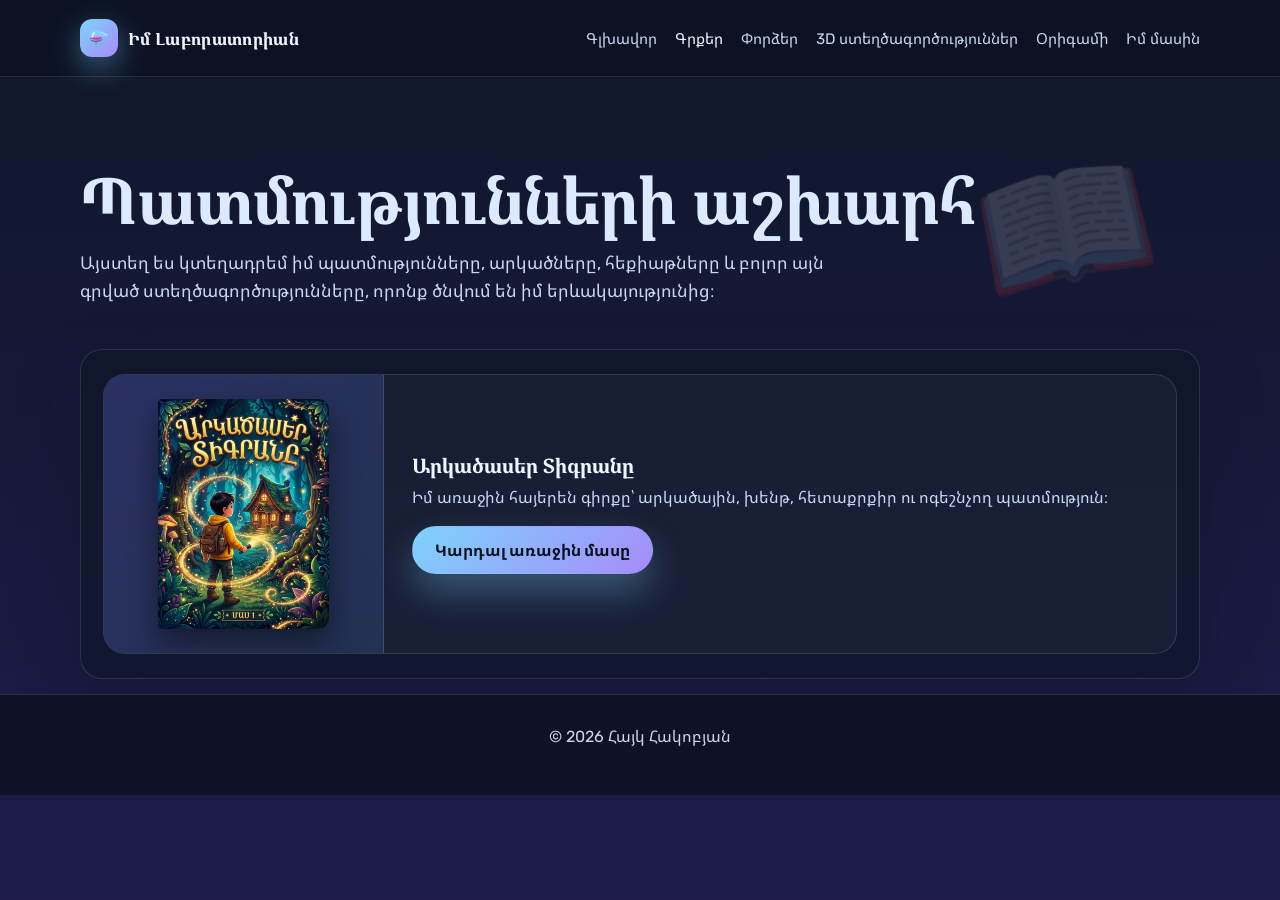
<file: pages/books.html>
<!DOCTYPE html>
<html lang="hy">
  <head>
    <meta charset="UTF-8" />
    <meta name="viewport" content="width=device-width, initial-scale=1.0" />
    <title>Գրքեր • Իմ Լաբորատորիան</title>
    <link rel="preconnect" href="https://fonts.googleapis.com" />
    <link rel="preconnect" href="https://fonts.gstatic.com" crossorigin />
    <link href="https://fonts.googleapis.com/css2?family=Noto+Sans+Armenian:wght@400;500;700&family=Noto+Serif+Armenian:wght@600;700;800&family=Rubik:wght@400;500;700;800&display=swap" rel="stylesheet" />
    <link rel="stylesheet" href="../css/global.css" />
    <link rel="stylesheet" href="../css/pages.css" />
    <link rel="stylesheet" href="../css/animations.css" />
    <script src="../js/menu.js"></script>
  </head>
  <body class="books-page">
    <header class="topbar">
      <div class="container nav-wrap">
        <a class="brand" href="../index.html">
          <span class="brand-mark">⚗️</span>
          <span>Իմ Լաբորատորիան</span>
        </a>

        <button class="nav-toggle" type="button" aria-expanded="false" aria-controls="main-nav" aria-label="Մենյու">
          <span class="nav-toggle-bar"></span>
          <span class="nav-toggle-bar"></span>
          <span class="nav-toggle-bar"></span>
        </button>

        <nav id="main-nav" class="main-nav" aria-label="Հիմնական նավիգացիա">
          <a href="../index.html">Գլխավոր</a>
          <a href="books.html" class="active">Գրքեր</a>
          <a href="experiments.html">Փորձեր</a>
          <a href="3d-creations.html">3D ստեղծագործություններ</a>
          <a href="origamis.html">Օրիգամի</a>
          <a href="about.html">Իմ մասին</a>
        </nav>
      </div>
    </header>

    <main class="page-shell container">
      <section class="page-hero">
        <span class="page-mark" aria-hidden="true">📖</span>
        <h1 class="page-title">Պատմությունների աշխարհ</h1>
        <p class="page-subtitle">
          Այստեղ ես կտեղադրեմ իմ պատմությունները, արկածները, հեքիաթները և բոլոր այն գրված
          ստեղծագործությունները, որոնք ծնվում են իմ երևակայությունից։
        </p>
      </section>

      <section class="page-hero-block content-panel">
        <div class="gallery-grid">
          <figure class="gallery-item">
            <div class="gallery-visual">
              <img class="gallery-cover" src="../assets/images/tigran/cover-320.webp" srcset="../assets/images/tigran/cover-320.webp 320w, ../assets/images/tigran/cover-600.webp 600w" sizes="172px" width="765" height="1024" alt="«Արկածասեր Տիգրանը», մաս 1 գրքի կազմը" loading="lazy" />
            </div>
            <figcaption>
              <h3>Արկածասեր Տիգրանը</h3>
              <p>Իմ առաջին հայերեն գիրքը՝ արկածային, խենթ, հետաքրքիր ու ոգեշնչող պատմություն։</p>
              <a class="button primary gallery-action" href="arkatsaser-tigran-1.html">Կարդալ առաջին մասը</a>
            </figcaption>
          </figure>
        </div>
      </section>
    </main>

    <footer class="site-footer">
      <div class="container footer-wrap">
        <p>© 2026 Հայկ Հակոբյան</p>
      </div>
    </footer>
    <!-- Visitor counts (GoatCounter: no cookies, no personal data). Dashboard: https://h2spark.goatcounter.com -->
    <script data-goatcounter="https://h2spark.goatcounter.com/count" async src="https://gc.zgo.at/count.js"></script>
  </body>
</html>
</file>
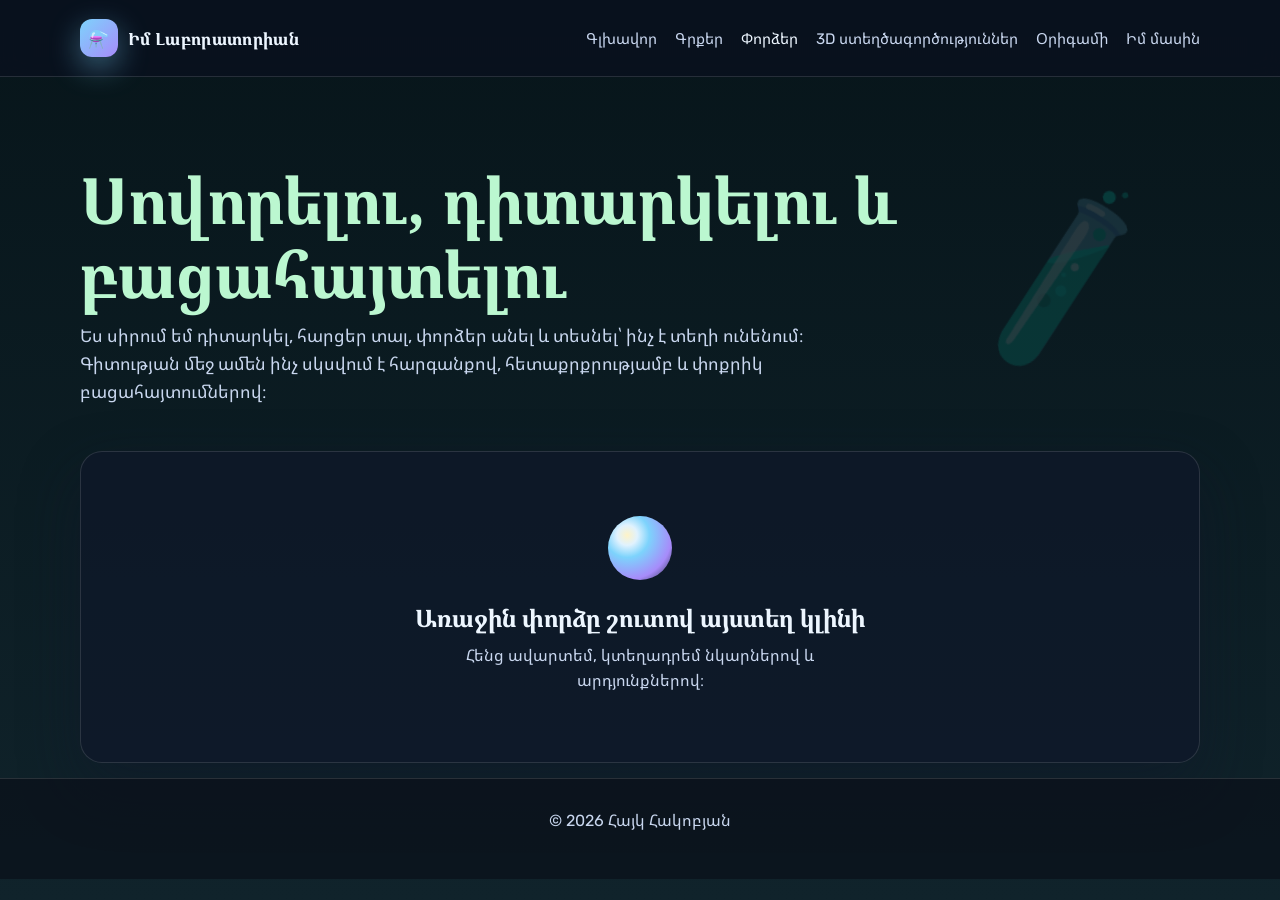
<file: pages/experiments.html>
<!DOCTYPE html>
<html lang="hy">
  <head>
    <meta charset="UTF-8" />
    <meta name="viewport" content="width=device-width, initial-scale=1.0" />
    <title>Փորձեր • Իմ Լաբորատորիան</title>
    <link rel="preconnect" href="https://fonts.googleapis.com" />
    <link rel="preconnect" href="https://fonts.gstatic.com" crossorigin />
    <link href="https://fonts.googleapis.com/css2?family=Noto+Sans+Armenian:wght@400;500;700&family=Noto+Serif+Armenian:wght@600;700;800&family=Rubik:wght@400;500;700;800&display=swap" rel="stylesheet" />
    <link rel="stylesheet" href="../css/global.css" />
    <link rel="stylesheet" href="../css/pages.css" />
    <link rel="stylesheet" href="../css/animations.css" />
    <script src="../js/menu.js"></script>
  </head>
  <body class="experiments-page">
    <header class="topbar">
      <div class="container nav-wrap">
        <a class="brand" href="../index.html">
          <span class="brand-mark">⚗️</span>
          <span>Իմ Լաբորատորիան</span>
        </a>

        <button class="nav-toggle" type="button" aria-expanded="false" aria-controls="main-nav" aria-label="Մենյու">
          <span class="nav-toggle-bar"></span>
          <span class="nav-toggle-bar"></span>
          <span class="nav-toggle-bar"></span>
        </button>

        <nav id="main-nav" class="main-nav" aria-label="Հիմնական նավիգացիա">
          <a href="../index.html">Գլխավոր</a>
          <a href="books.html">Գրքեր</a>
          <a href="experiments.html" class="active">Փորձեր</a>
          <a href="3d-creations.html">3D ստեղծագործություններ</a>
          <a href="origamis.html">Օրիգամի</a>
          <a href="about.html">Իմ մասին</a>
        </nav>
      </div>
    </header>

    <main class="page-shell container">
      <section class="page-hero">
        <span class="page-mark" aria-hidden="true">🧪</span>
        <h1 class="page-title">Սովորելու, դիտարկելու և բացահայտելու</h1>
        <p class="page-subtitle">
          Ես սիրում եմ դիտարկել, հարցեր տալ, փորձեր անել և տեսնել՝ ինչ է տեղի ունենում։
          Գիտության մեջ ամեն ինչ սկսվում է հարգանքով, հետաքրքրությամբ և փոքրիկ բացահայտումներով։
        </p>
      </section>

      <section class="page-hero-block content-panel">
        <div class="empty-state">
          <span class="empty-orb" aria-hidden="true"></span>
          <p class="empty-title">Առաջին փորձը շուտով այստեղ կլինի</p>
          <p>Հենց ավարտեմ, կտեղադրեմ նկարներով և արդյունքներով։</p>
        </div>

        <!--
          Երբ առաջին աշխատանքը պատրաստ լինի.
          1. Ջնջիր վերևի empty-state բլոկը։
          2. Նկարը դիր assets/images/ թղթապանակում։
          3. Հանիր այս մեկնաբանության սկզբի և վերջի նշանները, որ ներքևի կոդը երևա։
          Ամեն նոր աշխատանքի համար պատճենիր մեկ <figure>…</figure>։

        <div class="gallery-grid">
          <figure class="gallery-item">
            <div class="gallery-visual">
              <img src="../assets/images/first-experiment.jpg" width="1200" height="900" alt="Փորձի նկարը" loading="lazy" />
            </div>
            <figcaption>
              <h3>Վերնագիր</h3>
              <p>Կարճ նկարագրություն՝ ինչ եմ արել և ինչ ստացվեց։</p>
            </figcaption>
          </figure>
        </div>
        -->
      </section>
    </main>

    <footer class="site-footer">
      <div class="container footer-wrap">
        <p>© 2026 Հայկ Հակոբյան</p>
      </div>
    </footer>
    <!-- Visitor counts (GoatCounter: no cookies, no personal data). Dashboard: https://h2spark.goatcounter.com -->
    <script data-goatcounter="https://h2spark.goatcounter.com/count" async src="https://gc.zgo.at/count.js"></script>
  </body>
</html>
</file>
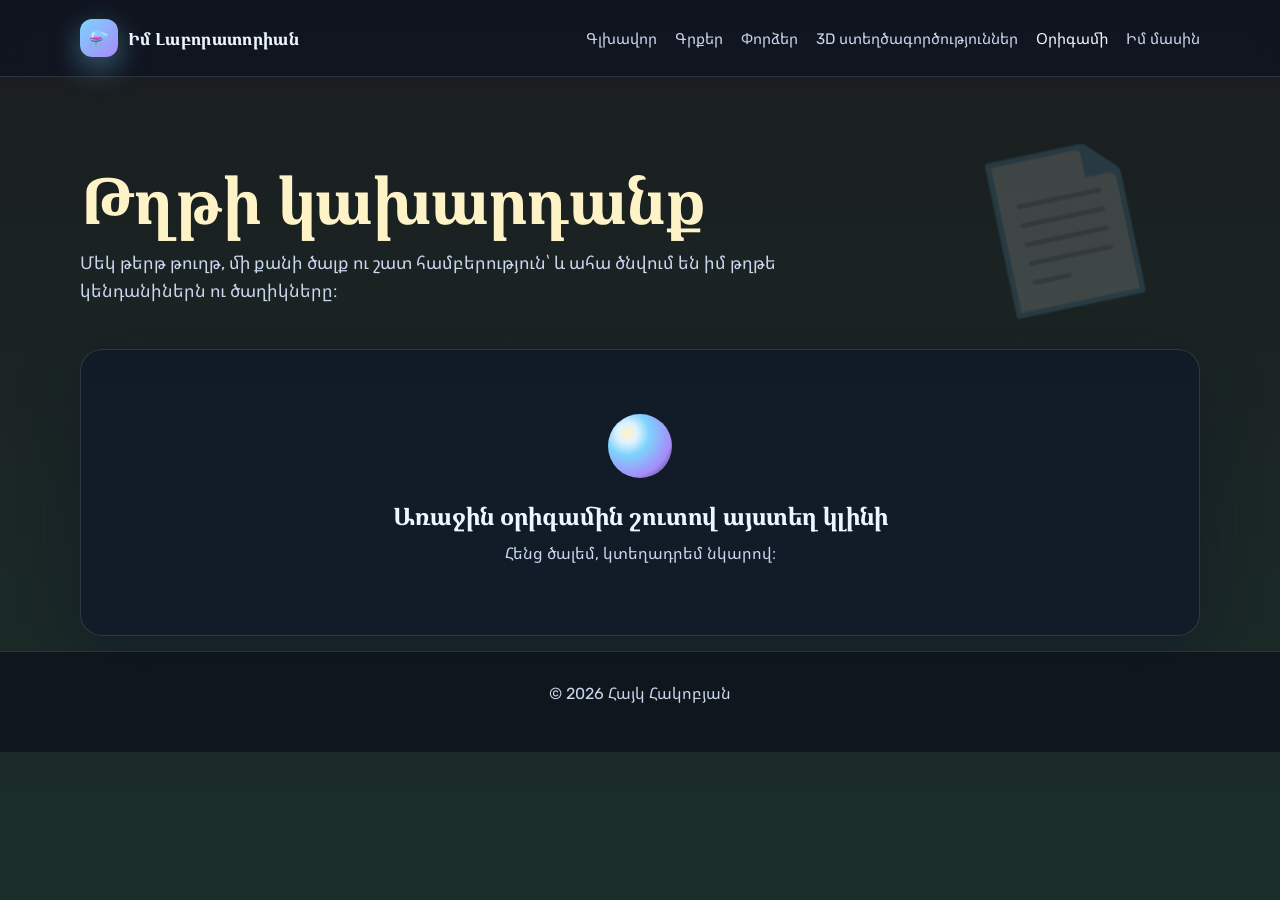
<file: pages/origamis.html>
<!DOCTYPE html>
<html lang="hy">
  <head>
    <meta charset="UTF-8" />
    <meta name="viewport" content="width=device-width, initial-scale=1.0" />
    <title>Օրիգամի • Իմ Լաբորատորիան</title>
    <link rel="preconnect" href="https://fonts.googleapis.com" />
    <link rel="preconnect" href="https://fonts.gstatic.com" crossorigin />
    <link href="https://fonts.googleapis.com/css2?family=Noto+Sans+Armenian:wght@400;500;700&family=Noto+Serif+Armenian:wght@600;700;800&family=Rubik:wght@400;500;700;800&display=swap" rel="stylesheet" />
    <link rel="stylesheet" href="../css/global.css" />
    <link rel="stylesheet" href="../css/pages.css" />
    <link rel="stylesheet" href="../css/animations.css" />
    <script src="../js/menu.js"></script>
  </head>
  <body class="origami-page">
    <header class="topbar">
      <div class="container nav-wrap">
        <a class="brand" href="../index.html">
          <span class="brand-mark">⚗️</span>
          <span>Իմ Լաբորատորիան</span>
        </a>

        <button class="nav-toggle" type="button" aria-expanded="false" aria-controls="main-nav" aria-label="Մենյու">
          <span class="nav-toggle-bar"></span>
          <span class="nav-toggle-bar"></span>
          <span class="nav-toggle-bar"></span>
        </button>

        <nav id="main-nav" class="main-nav" aria-label="Հիմնական նավիգացիա">
          <a href="../index.html">Գլխավոր</a>
          <a href="books.html">Գրքեր</a>
          <a href="experiments.html">Փորձեր</a>
          <a href="3d-creations.html">3D ստեղծագործություններ</a>
          <a href="origamis.html" class="active">Օրիգամի</a>
          <a href="about.html">Իմ մասին</a>
        </nav>
      </div>
    </header>

    <main class="page-shell container">
      <section class="page-hero">
        <span class="page-mark" aria-hidden="true">📄</span>
        <h1 class="page-title">Թղթի կախարդանք</h1>
        <p class="page-subtitle">
          Մեկ թերթ թուղթ, մի քանի ծալք ու շատ համբերություն՝ և ահա ծնվում են իմ թղթե
          կենդանիներն ու ծաղիկները։
        </p>
      </section>

      <section class="page-hero-block content-panel">
        <div class="empty-state">
          <span class="empty-orb" aria-hidden="true"></span>
          <p class="empty-title">Առաջին օրիգամին շուտով այստեղ կլինի</p>
          <p>Հենց ծալեմ, կտեղադրեմ նկարով։</p>
        </div>

        <!--
          Երբ առաջին աշխատանքը պատրաստ լինի.
          1. Ջնջիր վերևի empty-state բլոկը։
          2. Նկարը դիր assets/images/ թղթապանակում։
          3. Հանիր այս մեկնաբանության սկզբի և վերջի նշանները, որ ներքևի կոդը երևա։
          Ամեն նոր աշխատանքի համար պատճենիր մեկ <figure>…</figure>։

        <div class="gallery-grid">
          <figure class="gallery-item">
            <div class="gallery-visual">
              <img src="../assets/images/first-origami.jpg" width="1200" height="900" alt="Օրիգամիի նկարը" loading="lazy" />
            </div>
            <figcaption>
              <h3>Վերնագիր</h3>
              <p>Կարճ նկարագրություն՝ ինչ եմ արել և ինչ ստացվեց։</p>
            </figcaption>
          </figure>
        </div>
        -->
      </section>
    </main>

    <footer class="site-footer">
      <div class="container footer-wrap">
        <p>© 2026 Հայկ Հակոբյան</p>
      </div>
    </footer>
    <!-- Visitor counts (GoatCounter: no cookies, no personal data). Dashboard: https://h2spark.goatcounter.com -->
    <script data-goatcounter="https://h2spark.goatcounter.com/count" async src="https://gc.zgo.at/count.js"></script>
  </body>
</html>
</file>
<file: css/global.css>
* {
  margin: 0;
  padding: 0;
  box-sizing: border-box;
}

:root {
  --bg-dark: #0b1020;
  --bg-mid: #121b2d;
  --panel: rgba(17, 24, 39, 0.74);
  --panel-light: rgba(255, 255, 255, 0.08);
  --text: #edf6ff;
  --muted: #c9d7ef;
  --accent: #7dd3fc;
  --accent-2: #a78bfa;
  --accent-3: #f9a8d4;
  --success: #34d399;
  --shadow: 0 24px 60px rgba(15, 23, 42, 0.45);
  --border: rgba(255, 255, 255, 0.12);
  --radius: 22px;
  --topbar-height: 76px;
  /* Rubik has no Armenian letters, so Armenian text uses the Noto Armenian fonts */
  --font-body: "Rubik", "Noto Sans Armenian", sans-serif;
  --font-display: "Noto Serif Armenian", "Rubik", serif;
}

html {
  /* Slide-in animations start slightly off-screen; never let them cause sideways scrolling */
  overflow-x: clip;
  scroll-behavior: smooth;
  -webkit-text-size-adjust: 100%;
  text-size-adjust: 100%;
}

body {
  font-family: var(--font-body);
  color: var(--text);
  background:
    radial-gradient(circle at top, rgba(125, 211, 252, 0.18), transparent 28%),
    radial-gradient(circle at right, rgba(167, 139, 250, 0.15), transparent 30%),
    linear-gradient(135deg, var(--bg-dark) 0%, var(--bg-mid) 100%);
  min-height: 100vh;
  overflow-wrap: break-word;
  -webkit-tap-highlight-color: transparent;
}

img {
  max-width: 100%;
  display: block;
}

a {
  text-decoration: none;
  color: inherit;
}

button,
input,
textarea,
select {
  font: inherit;
}

:focus-visible {
  outline: 2px solid var(--accent);
  outline-offset: 3px;
}

/* Text for screen readers and search engines that is not shown on screen */
.visually-hidden {
  position: absolute;
  width: 1px;
  height: 1px;
  overflow: hidden;
  clip-path: inset(50%);
  white-space: nowrap;
}

.container {
  width: min(1120px, calc(100% - 32px));
  margin: 0 auto;
}

.topbar {
  position: sticky;
  top: 0;
  z-index: 20;
  -webkit-backdrop-filter: blur(12px);
  backdrop-filter: blur(12px);
  background: rgba(11, 16, 32, 0.6);
  border-bottom: 1px solid var(--border);
}

.nav-wrap {
  display: flex;
  align-items: center;
  justify-content: space-between;
  min-height: var(--topbar-height);
  gap: 20px;
}

.brand {
  display: inline-flex;
  align-items: center;
  gap: 10px;
  min-height: 44px;
  font-family: var(--font-display);
  font-size: 1.05rem;
  font-weight: 700;
  letter-spacing: 0.02em;
}

.brand-mark {
  display: inline-flex;
  align-items: center;
  justify-content: center;
  flex-shrink: 0;
  width: 38px;
  height: 38px;
  border-radius: 12px;
  background: linear-gradient(135deg, var(--accent), var(--accent-2));
  box-shadow: 0 10px 30px rgba(125, 211, 252, 0.42);
}

.main-nav {
  display: flex;
  align-items: center;
  flex-wrap: wrap;
  gap: 18px;
}

.main-nav a {
  color: var(--muted);
  font-size: 0.95rem;
  padding: 8px 0;
  transition: color 0.2s ease, background 0.2s ease;
}

.main-nav a:hover,
.main-nav a.active {
  color: var(--text);
}

/* ☰ menu button, shown only on phones and tablets (see the media queries below) */
.nav-toggle {
  display: none;
  flex-direction: column;
  align-items: center;
  justify-content: center;
  gap: 5px;
  flex-shrink: 0;
  width: 44px;
  height: 44px;
  border: 1px solid var(--border);
  border-radius: 12px;
  background: rgba(255, 255, 255, 0.04);
  color: var(--text);
  cursor: pointer;
}

.nav-toggle-bar {
  width: 20px;
  height: 2px;
  border-radius: 2px;
  background: currentColor;
  transition: transform 0.2s ease, opacity 0.2s ease;
}

.nav-open .nav-toggle-bar:nth-child(1) {
  transform: translateY(7px) rotate(45deg);
}

.nav-open .nav-toggle-bar:nth-child(2) {
  opacity: 0;
}

.nav-open .nav-toggle-bar:nth-child(3) {
  transform: translateY(-7px) rotate(-45deg);
}

main {
  padding-bottom: 72px;
}

.site-footer {
  padding: 30px 0 48px;
  border-top: 1px solid var(--border);
  background: rgba(9, 13, 22, 0.6);
}

.footer-wrap {
  display: flex;
  justify-content: center;
  color: var(--muted);
  text-align: center;
}

.section-heading {
  margin-bottom: 26px;
}

.eyebrow {
  display: inline-block;
  margin-bottom: 10px;
  color: var(--accent);
  font-size: 0.95rem;
  font-weight: 500;
}

h1, h2, h3, h4 {
  font-family: var(--font-display);
  font-weight: 700;
  line-height: 1.15;
  overflow-wrap: anywhere;
}

h1 {
  font-size: clamp(1.75rem, 0.9rem + 4vw, 4.5rem);
  margin-bottom: 18px;
}

h2 {
  font-size: clamp(1.6rem, 1.1rem + 2.2vw, 2.8rem);
}

h3 {
  font-size: clamp(1.25rem, 1.1rem + 0.6vw, 1.5rem);
}

.button {
  display: inline-flex;
  align-items: center;
  justify-content: center;
  min-height: 48px;
  padding: 0 22px;
  border-radius: 999px;
  border: 1px solid transparent;
  font-weight: 700;
  text-align: center;
  transition: transform 0.2s ease, box-shadow 0.2s ease, border-color 0.2s ease;
}

.button:active {
  transform: scale(0.98);
}

.button.primary {
  background: linear-gradient(135deg, var(--accent), var(--accent-2));
  color: #07111c;
  box-shadow: 0 18px 36px rgba(125, 211, 252, 0.32);
}

.button.secondary {
  border-color: var(--border);
  background: rgba(255, 255, 255, 0.04);
  color: var(--text);
}

.page-shell {
  padding: 52px 0 15px;
}

.page-hero {
  position: relative;
  padding: 32px 0 18px;
}

.page-hero > :not(.page-mark) {
  position: relative;
  z-index: 1;
}

/* Each section's emoji floats faintly behind its title */
.page-mark {
  position: absolute;
  top: 50%;
  right: 4%;
  font-size: clamp(4.5rem, 3rem + 8vw, 9rem);
  line-height: 1;
  opacity: 0.16;
  rotate: -12deg;
  translate: 0 -50%;
  pointer-events: none;
  user-select: none;
}

.page-title {
  font-size: clamp(1.75rem, 0.9rem + 4vw, 4rem);
  margin-bottom: 12px;
}

.page-subtitle {
  max-width: 760px;
  font-size: clamp(1rem, 0.95rem + 0.3vw, 1.1rem);
  line-height: 1.6;
  color: var(--muted);
}

.content-panel {
  background: rgba(15, 23, 42, 0.75);
  border: 1px solid var(--border);
  border-radius: var(--radius);
  box-shadow: var(--shadow);
}

/* A book's cover artwork (home page, book page): book-like corners, a light spine edge and a soft shadow */
.cover-art {
  display: block;
  justify-self: center;
  width: min(100%, 300px);
}

.cover-art img {
  width: 100%;
  height: auto;
  border-left: 3px solid rgba(255, 255, 255, 0.22);
  border-radius: 5px 16px 16px 5px;
  box-shadow: 0 24px 50px rgba(15, 23, 42, 0.6);
  transition: transform 0.3s ease;
}

.cover-art figcaption {
  margin-top: 16px;
  color: var(--muted);
  font-family: var(--font-display);
  font-size: 1.05rem;
  font-weight: 600;
  text-align: center;
}

@media (hover: hover) {
  a.cover-art:hover img {
    transform: translateY(-4px) rotate(-1deg);
  }
}

/* Drawn book cover, for books that have no cover artwork yet: spine on the left, title, author at the bottom */
.book-cover {
  position: relative;
  container-type: inline-size;
  display: flex;
  flex-direction: column;
  justify-content: space-between;
  gap: 16px;
  justify-self: center;
  width: min(100%, 300px);
  aspect-ratio: 3 / 4;
  padding: 28px 24px 24px 40px;
  border: 1px solid rgba(255, 255, 255, 0.18);
  border-radius: 6px 20px 20px 6px;
  background: linear-gradient(135deg, rgba(167, 139, 250, 0.92), rgba(59, 130, 246, 0.8), rgba(15, 23, 42, 0.8));
  box-shadow:
    inset 14px 0 0 rgba(15, 23, 42, 0.28),
    inset 16px 0 0 rgba(255, 255, 255, 0.14),
    0 24px 50px rgba(15, 23, 42, 0.55);
  overflow: hidden;
}

.cover-heading {
  position: relative;
  z-index: 1;
  display: flex;
  flex-direction: column;
  gap: 10px;
}

.cover-part {
  display: inline-flex;
  align-items: center;
  gap: 8px;
  color: #fde68a;
  font-family: var(--font-display);
  font-size: 1rem;
  font-weight: 700;
}

.cover-part::before {
  content: '';
  width: 18px;
  height: 2px;
  border-radius: 2px;
  background: currentColor;
}

.book-cover::before {
  content: '';
  position: absolute;
  inset: 0;
  background: linear-gradient(45deg, transparent 30%, rgba(255, 255, 255, 0.1) 50%, transparent 70%);
  pointer-events: none;
}

.cover-author {
  position: relative;
  z-index: 1;
  color: rgba(255, 255, 255, 0.85);
  font-size: 0.95rem;
  font-weight: 500;
}

.book-cover .cover-title {
  position: relative;
  z-index: 1;
  font-size: clamp(1.6rem, 1.2rem + 1.6vw, 2.1rem);
  /* Sized from the cover's width so the longest word («Արկածասեր») always fits whole */
  font-size: clamp(1.1rem, 14cqi, 2.1rem);
  font-weight: 800;
  line-height: 1.15;
  overflow-wrap: normal;
  word-break: keep-all;
}

/* Gallery: 1 column on phones, 2 on tablets, 3 on wide screens */
.gallery-grid {
  display: grid;
  grid-template-columns: minmax(0, 1fr);
  gap: 16px;
}

.gallery-item {
  border-radius: var(--radius);
  border: 1px solid var(--border);
  background: rgba(255, 255, 255, 0.03);
  overflow: hidden;
}

.gallery-visual {
  min-height: 210px;
  display: flex;
  align-items: center;
  justify-content: center;
  font-size: 3rem;
  color: rgba(255, 255, 255, 0.82);
  border-bottom: 1px solid var(--border);
}

/* Real photos fill the picture area */
.gallery-visual img {
  width: 100%;
  height: 100%;
  aspect-ratio: 4 / 3;
  object-fit: cover;
}

.gallery-visual:has(img) {
  min-height: 0;
}

/* A book cover in a gallery card is shown whole, standing like a book */
.gallery-visual .gallery-cover {
  width: auto;
  height: 230px;
  aspect-ratio: 765 / 1024;
  margin: 24px auto;
  object-fit: contain;
  border-radius: 4px 10px 10px 4px;
  box-shadow: 0 14px 30px rgba(0, 0, 0, 0.45);
}

.gallery-item figcaption {
  padding: 18px 18px 20px;
}

/* A section with no work yet: an honest note instead of made-up examples */
.empty-state {
  display: flex;
  flex-direction: column;
  align-items: center;
  gap: 10px;
  padding: 40px 20px 44px;
  text-align: center;
}

.empty-orb {
  width: 64px;
  height: 64px;
  margin-bottom: 12px;
  border-radius: 50%;
  background: radial-gradient(circle at 30% 30%, #fef3c7 0%, #e0f2fe 16%, #7dd3fc 35%, #a78bfa 70%, #1f2937 100%);
}

.empty-title {
  font-family: var(--font-display);
  font-size: clamp(1.2rem, 1rem + 0.8vw, 1.5rem);
  font-weight: 700;
  line-height: 1.3;
}

.empty-state p:not(.empty-title) {
  max-width: 420px;
  color: var(--muted);
  line-height: 1.6;
}

.gallery-item h3 {
  margin-bottom: 8px;
  font-size: 1.25rem;
}

.gallery-item p {
  color: var(--muted);
  line-height: 1.6;
}

.gallery-action {
  margin-top: 16px;
}

@media (hover: hover) {
  .button:hover {
    transform: translateY(-2px);
  }
}

@media (min-width: 600px) {
  .gallery-grid {
    grid-template-columns: repeat(2, minmax(0, 1fr));
    gap: 20px;
  }

  /* A card left alone on the last row (or the only card) fills the row, picture beside text */
  .gallery-grid .gallery-item:last-child:nth-child(odd) {
    grid-column: 1 / -1;
    display: grid;
    grid-template-columns: minmax(0, 280px) minmax(0, 1fr);
    align-items: center;
  }

  .gallery-grid .gallery-item:last-child:nth-child(odd) .gallery-visual {
    border-bottom: 0;
    border-right: 1px solid var(--border);
  }

  .gallery-grid .gallery-item:last-child:nth-child(odd) figcaption {
    padding: 24px 28px;
  }
}

@media (min-width: 900px) {
  .gallery-grid {
    grid-template-columns: repeat(3, minmax(0, 1fr));
    gap: 22px;
  }

  /* Three columns: an odd last card is a normal card again, unless it is the only one */
  .gallery-grid .gallery-item:last-child:nth-child(odd):not(:only-child) {
    grid-column: auto;
    display: block;
  }

  .gallery-grid .gallery-item:last-child:nth-child(odd):not(:only-child) .gallery-visual {
    border-right: 0;
    border-bottom: 1px solid var(--border);
  }

  .gallery-grid .gallery-item:last-child:nth-child(odd):not(:only-child) figcaption {
    padding: 18px 18px 20px;
  }
}

/* Phones and tablets: compact top bar with the ☰ menu */
@media (max-width: 899.98px) {
  :root {
    --topbar-height: 64px;
  }

  .nav-wrap {
    flex-wrap: wrap;
    gap: 12px;
  }

  /* Without JavaScript the links simply wrap under the logo */
  .main-nav {
    gap: 4px 16px;
    padding-bottom: 8px;
  }

  .js .nav-wrap {
    flex-wrap: nowrap;
  }

  .js .nav-toggle {
    display: inline-flex;
  }

  .js .main-nav {
    display: none;
    position: absolute;
    top: 100%;
    left: 0;
    right: 0;
    flex-direction: column;
    align-items: stretch;
    gap: 4px;
    max-height: calc(100vh - var(--topbar-height));
    overflow-y: auto;
    padding: 10px 16px 18px;
    background: var(--bg-dark);
    border-bottom: 1px solid var(--border);
    box-shadow: var(--shadow);
  }

  .js.nav-open .main-nav,
  .nav-open .main-nav {
    display: flex;
  }

  .js .main-nav a {
    display: flex;
    align-items: center;
    min-height: 48px;
    padding: 0 14px;
    border-radius: 12px;
    font-size: 1.05rem;
  }

  .js .main-nav a.active {
    background: rgba(255, 255, 255, 0.07);
  }
}

/* Phones */
@media (max-width: 599.98px) {
  main {
    padding-bottom: 48px;
  }

  .section-heading {
    margin-bottom: 18px;
  }

  .page-shell {
    padding-top: 24px;
  }

  .page-hero {
    padding: 16px 0 12px;
  }

  .gallery-visual {
    min-height: 150px;
  }

  .site-footer {
    padding: 24px 0 32px;
    font-size: 0.9rem;
  }

  .book-cover {
    width: min(100%, 230px);
    padding: 22px 18px 18px 32px;
  }

  .cover-art {
    width: min(100%, 230px);
  }
}

@media (prefers-reduced-motion: reduce) {
  html {
    scroll-behavior: auto;
  }

  *,
  *::before,
  *::after {
    animation-duration: 0.01ms !important;
    animation-iteration-count: 1 !important;
    transition-duration: 0.01ms !important;
  }
}
</file>
<file: css/home.css>
.home-page {
  background:
    radial-gradient(circle at top left, rgba(125, 211, 252, 0.18), transparent 26%),
    radial-gradient(circle at bottom right, rgba(196, 181, 253, 0.18), transparent 30%),
    linear-gradient(180deg, #090d1a 0%, #0f172a 100%);
  position: relative;
}

.home-page::before {
  content: '';
  position: fixed;
  top: 0;
  left: 0;
  width: 100%;
  height: 100%;
  background: 
    radial-gradient(circle at 20% 50%, rgba(125, 211, 252, 0.1) 0%, transparent 50%),
    radial-gradient(circle at 80% 80%, rgba(167, 139, 250, 0.1) 0%, transparent 50%);
  pointer-events: none;
  z-index: 1;
}

main {
  position: relative;
  z-index: 2;
}

.hero {
  display: grid;
  grid-template-columns: minmax(0, 1.1fr) minmax(0, 0.9fr);
  gap: 48px;
  align-items: center;
  padding: 70px 0 40px;
}

/* Author chip at the top of the hero: a small photo that links to the About page */
.author-chip {
  display: inline-flex;
  align-items: center;
  gap: 12px;
  max-width: 100%;
  margin-bottom: 20px;
  padding: 6px 8px 6px 6px;
  border: 1px solid var(--border);
  border-radius: 999px;
  background: rgba(255, 255, 255, 0.05);
  transition: transform 0.2s ease, border-color 0.2s ease, background 0.2s ease;
}

.author-avatar {
  flex-shrink: 0;
  width: 48px;
  height: 48px;
  border-radius: 50%;
  object-fit: cover;
  box-shadow: 0 0 0 2px var(--accent-2);
}

.author-text {
  display: flex;
  flex-direction: column;
  gap: 3px;
  min-width: 0;
  line-height: 1.2;
}

.author-text strong {
  font-size: 0.95rem;
}

.author-text small {
  color: var(--accent);
  font-size: 0.85rem;
  font-weight: 500;
}

/* The big title grows with its own column, so long words never break */
.hero-copy {
  container-type: inline-size;
}

.hero-copy h1 {
  font-size: clamp(1.5rem, 8.8cqi, 4.5rem);
}

.hero-copy .subtitle {
  max-width: 620px;
  margin-bottom: 30px;
  color: var(--muted);
  font-size: 1.1rem;
  line-height: 1.7;
}

.hero-actions {
  display: flex;
  gap: 16px;
  flex-wrap: wrap;
}

.hero-visual {
  position: relative;
  min-height: 430px;
  display: grid;
  place-items: center;
  border: 1px solid var(--border);
  border-radius: 30px;
  background: rgba(15, 23, 42, 0.65);
  overflow: hidden;
  box-shadow: var(--shadow);
}

.planet {
  width: clamp(150px, 45vw, 270px);
  aspect-ratio: 1;
  border-radius: 50%;
  background: radial-gradient(circle at 30% 30%, #fef3c7 0%, #e0f2fe 16%, #7dd3fc 35%, #a78bfa 70%, #1f2937 100%);
  box-shadow: 0 0 0 18px rgba(125, 211, 252, 0.12), 0 0 80px rgba(167, 139, 250, 0.38);
  position: relative;
}

.planet::after {
  content: '';
  position: absolute;
  inset: 0;
  border-radius: 50%;
  background: linear-gradient(45deg, transparent 30%, rgba(255, 255, 255, 0.1) 50%, transparent 70%);
  pointer-events: none;
}

.orb {
  position: absolute;
  border-radius: 50%;
  background: rgba(125, 211, 252, 0.7);
  filter: blur(0.5px);
}

.orb-one {
  width: 22px;
  height: 22px;
  top: 20%;
  left: 18%;
}

.orb-two {
  width: 28px;
  height: 28px;
  top: 30%;
  right: 20%;
  background: rgba(249, 168, 212, 0.8);
}

.lab-card {
  position: absolute;
  right: 24px;
  bottom: 24px;
  display: flex;
  align-items: center;
  gap: 14px;
  min-width: 180px;
  padding: 14px 18px 14px 14px;
  border: 1px solid rgba(255, 255, 255, 0.12);
  background: rgba(12, 16, 30, 0.8);
  border-radius: 18px;
  -webkit-backdrop-filter: blur(8px);
  backdrop-filter: blur(8px);
  box-shadow: 0 8px 32px rgba(15, 23, 42, 0.6);
  transition: transform 0.2s ease, border-color 0.2s ease;
}

.lab-cover {
  flex-shrink: 0;
  width: 46px;
  height: auto;
  border-radius: 3px 6px 6px 3px;
  box-shadow: 0 6px 16px rgba(0, 0, 0, 0.45);
}

.lab-card-text {
  display: flex;
  flex-direction: column;
  gap: 6px;
}

.lab-tag {
  color: var(--accent);
  font-size: 0.85rem;
  font-weight: 500;
}

.lab-card strong {
  font-size: 1.2rem;
}

.featured,
.categories,
.lab-notes {
  padding-top: 44px;
}

.feature-card {
  display: grid;
  grid-template-columns: minmax(0, 0.8fr) minmax(0, 1.2fr);
  gap: 28px;
  padding: 24px;
  border: 1px solid var(--border);
  border-radius: var(--radius);
  background: rgba(15, 23, 42, 0.82);
  box-shadow: var(--shadow);
  transition: transform 0.3s ease, box-shadow 0.3s ease;
}

.feature-content {
  display: flex;
  flex-direction: column;
  justify-content: center;
}

.feature-content p {
  color: var(--muted);
  line-height: 1.8;
  margin-bottom: 18px;
}

.feature-tags {
  list-style: none;
  display: flex;
  flex-wrap: wrap;
  gap: 8px 22px;
  margin: 0 0 26px;
}

.feature-tags li {
  display: inline-flex;
  align-items: center;
  gap: 8px;
  font-weight: 500;
}

.feature-tags li::before {
  content: '';
  width: 8px;
  height: 8px;
  border-radius: 50%;
  background: var(--accent);
  box-shadow: 0 0 10px var(--accent);
}

.feature-tags li:nth-child(3n + 2)::before {
  background: var(--accent-2);
  box-shadow: 0 0 10px var(--accent-2);
}

.feature-tags li:nth-child(3n)::before {
  background: var(--accent-3);
  box-shadow: 0 0 10px var(--accent-3);
}

/* Sections: 1 column on phones, 2×2 from tablets up ("ստեղծագործություններ" is too long for 4 columns) */
.category-grid {
  display: grid;
  grid-template-columns: minmax(0, 1fr);
  gap: 16px;
}

.category-card {
  display: flex;
  flex-direction: column;
  gap: 12px;
  min-height: 220px;
  padding: 24px 22px;
  border-radius: var(--radius);
  border: 1px solid rgba(255, 255, 255, 0.1);
  box-shadow: var(--shadow);
  transition: transform 0.2s ease, border-color 0.2s ease, box-shadow 0.2s ease;
  position: relative;
  overflow: hidden;
}

.category-card::before {
  content: '';
  position: absolute;
  inset: 0;
  background: linear-gradient(135deg, transparent 0%, rgba(255, 255, 255, 0.05) 100%);
  pointer-events: none;
}

.category-card .icon {
  position: absolute;
  right: -6px;
  bottom: -14px;
  font-size: 6rem;
  line-height: 1;
  opacity: 0.22;
  rotate: -12deg;
  pointer-events: none;
}

.category-card .card-status {
  position: relative;
  z-index: 1;
  display: inline-flex;
  align-items: center;
  gap: 8px;
  color: var(--muted);
  font-size: 0.85rem;
}

.category-card .card-status::before {
  content: '';
  width: 6px;
  height: 6px;
  border-radius: 50%;
  background: currentColor;
}

.category-card p {
  color: rgba(237, 246, 255, 0.82);
  line-height: 1.7;
  position: relative;
  z-index: 1;
}

.category-card h3 {
  position: relative;
  z-index: 1;
  margin-top: auto;
  font-size: clamp(1.15rem, 0.9rem + 0.8vw, 1.5rem);
}

.category-card.books {
  background: linear-gradient(135deg, rgba(59, 130, 246, 0.18), rgba(168, 85, 247, 0.16));
}

.category-card.experiments {
  background: linear-gradient(135deg, rgba(16, 185, 129, 0.18), rgba(59, 130, 246, 0.16));
}

.category-card.d3 {
  background: linear-gradient(135deg, rgba(244, 114, 182, 0.18), rgba(249, 115, 22, 0.18));
}

.category-card.origami {
  background: linear-gradient(135deg, rgba(251, 191, 36, 0.18), rgba(34, 197, 94, 0.1));
}

.notes-grid {
  position: relative;
  display: grid;
  grid-template-columns: minmax(0, 1fr);
  gap: 26px;
}

/* The line that connects the orbs: down the side on phones, across on wider screens */
.notes-grid::before {
  content: '';
  position: absolute;
  top: 12px;
  bottom: 12px;
  left: 14px;
  width: 2px;
  background: linear-gradient(180deg, var(--accent), var(--accent-2), var(--accent-3) 75%, transparent);
  opacity: 0.45;
}

.note {
  --orb: var(--accent);
  position: relative;
  padding: 0 4px 0 44px;
  transition: transform 0.2s ease;
}

.note.try {
  --orb: var(--accent-2);
}

.note.create {
  --orb: var(--accent-3);
}

.note-orb {
  position: absolute;
  top: 2px;
  left: 4px;
  width: 22px;
  height: 22px;
  border-radius: 50%;
  background: radial-gradient(circle at 35% 35%, #ffffff 0%, var(--orb) 45%, transparent 75%);
  box-shadow: 0 0 18px var(--orb);
}

.motto .learn {
  color: var(--accent);
}

.motto .try {
  color: var(--accent-2);
}

.motto .create {
  color: var(--accent-3);
}

.note p {
  color: var(--muted);
  line-height: 1.7;
}

/* Hover effects only for mouse users; on touch screens they stick after a tap */
@media (hover: hover) {
  .lab-card:hover {
    transform: translateY(-3px);
    border-color: rgba(255, 255, 255, 0.28);
  }

  .author-chip:hover {
    transform: translateY(-2px);
    border-color: rgba(255, 255, 255, 0.25);
    background: rgba(255, 255, 255, 0.08);
  }

  .feature-card:hover {
    transform: translateY(-4px);
    box-shadow: 0 32px 80px rgba(125, 211, 252, 0.25);
  }

  .category-card:hover {
    transform: translateY(-6px);
    border-color: rgba(255, 255, 255, 0.25);
    box-shadow: 0 32px 80px rgba(15, 23, 42, 0.8);
  }

  .note:hover {
    transform: translateY(-4px);
  }

}

@media (min-width: 768px) {
  .category-grid {
    grid-template-columns: repeat(2, minmax(0, 1fr));
    gap: 20px;
  }
}

@media (min-width: 700px) {
  .notes-grid {
    grid-template-columns: repeat(3, minmax(0, 1fr));
    gap: 28px;
  }

  .notes-grid::before {
    top: 13px;
    bottom: auto;
    left: 15px;
    right: 15px;
    width: auto;
    height: 2px;
    background: linear-gradient(90deg, var(--accent), var(--accent-2), var(--accent-3));
  }

  .note {
    padding: 44px 8px 0 0;
  }
}

@media (min-width: 1000px) {
  .category-grid {
    gap: 22px;
  }
}

/* Tablets and phones: one column, the planet goes under the text */
@media (max-width: 899.98px) {
  .hero,
  .feature-card {
    grid-template-columns: minmax(0, 1fr);
  }

  .hero {
    gap: 32px;
    padding-top: 48px;
  }

  .hero-visual {
    min-height: 340px;
  }
}

/* Phones */
@media (max-width: 599.98px) {
  .hero {
    gap: 24px;
    padding: 28px 0 16px;
  }

  .hero-copy .subtitle {
    font-size: 1rem;
    margin-bottom: 24px;
  }

  .hero-actions {
    gap: 12px;
  }

  .hero-actions .button {
    flex: 1 1 100%;
  }

  .hero-visual {
    min-height: 280px;
    border-radius: var(--radius);
  }

  .planet {
    box-shadow: 0 0 0 12px rgba(125, 211, 252, 0.12), 0 0 60px rgba(167, 139, 250, 0.38);
  }

  .lab-card {
    right: 14px;
    bottom: 14px;
    min-width: 0;
    gap: 10px;
    padding: 10px 14px 10px 10px;
    border-radius: 14px;
  }

  .lab-cover {
    width: 38px;
  }

  .lab-card strong {
    font-size: 1.05rem;
  }

  .featured,
  .categories,
  .lab-notes {
    padding-top: 32px;
  }

  .feature-card {
    gap: 20px;
    padding: 14px;
  }

  .category-card {
    min-height: 0;
    padding: 20px 18px;
  }

  .category-card h3 {
    font-size: 1.15rem;
  }

}
</file>
<file: css/animations.css>
/* Magical animations for the laboratory */

@keyframes float {
  0%, 100% {
    transform: translateY(0px);
  }
  50% {
    transform: translateY(-12px);
  }
}

@keyframes glow {
  0%, 100% {
    box-shadow: 0 0 20px rgba(125, 211, 252, 0.4), 0 0 40px rgba(167, 139, 250, 0.2);
  }
  50% {
    box-shadow: 0 0 30px rgba(125, 211, 252, 0.6), 0 0 60px rgba(167, 139, 250, 0.4);
  }
}

@keyframes shimmer {
  0% {
    background-position: -1000px 0;
  }
  100% {
    background-position: 1000px 0;
  }
}

@keyframes pulse {
  0%, 100% {
    opacity: 1;
  }
  50% {
    opacity: 0.7;
  }
}

@keyframes slideInUp {
  from {
    opacity: 0;
    transform: translateY(30px);
  }
  to {
    opacity: 1;
    transform: translateY(0);
  }
}

@keyframes slideInLeft {
  from {
    opacity: 0;
    transform: translateX(-30px);
  }
  to {
    opacity: 1;
    transform: translateX(0);
  }
}

@keyframes slideInRight {
  from {
    opacity: 0;
    transform: translateX(30px);
  }
  to {
    opacity: 1;
    transform: translateX(0);
  }
}

@keyframes scaleIn {
  from {
    opacity: 0;
    transform: scale(0.9);
  }
  to {
    opacity: 1;
    transform: scale(1);
  }
}

.planet {
  animation: float 3s ease-in-out infinite, glow 3s ease-in-out infinite;
}

.orb {
  animation: float 4s ease-in-out infinite;
}

.orb-two {
  animation-duration: 5s;
}

.hero-copy {
  animation: slideInLeft 0.8s ease-out;
}

.hero-visual {
  animation: slideInRight 0.8s ease-out;
}

.category-card {
  animation: slideInUp 0.6s ease-out both;
}

.category-card:nth-child(1) { animation-delay: 0.1s; }
.category-card:nth-child(2) { animation-delay: 0.2s; }
.category-card:nth-child(3) { animation-delay: 0.3s; }
.category-card:nth-child(4) { animation-delay: 0.4s; }

.note {
  animation: scaleIn 0.5s ease-out both;
}

.note:nth-child(1) { animation-delay: 0.1s; }
.note:nth-child(2) { animation-delay: 0.2s; }
.note:nth-child(3) { animation-delay: 0.3s; }

.gallery-item {
  animation: scaleIn 0.5s ease-out both;
}

.gallery-item:nth-child(1) { animation-delay: 0.1s; }
.gallery-item:nth-child(2) { animation-delay: 0.2s; }
.gallery-item:nth-child(3) { animation-delay: 0.3s; }

.feature-card {
  animation: slideInUp 0.7s ease-out;
}

/* Section emoji behind page titles, and the method orbs */
.page-mark {
  animation: float 6s ease-in-out infinite;
}

.note-orb {
  animation: pulse 2.4s ease-in-out infinite;
}

.note.try .note-orb {
  animation-delay: 0.8s;
}

.note.create .note-orb {
  animation-delay: 1.6s;
}

.empty-orb {
  animation: float 4s ease-in-out infinite, glow 3s ease-in-out infinite;
}

/* Author chip and About page */
.author-avatar {
  animation: glow 3s ease-in-out infinite;
}

.profile-photo {
  animation: slideInLeft 0.8s ease-out;
}

.profile-intro {
  animation: slideInRight 0.8s ease-out;
}

.journey {
  animation: slideInUp 0.7s ease-out 0.2s both;
}

.photo-frame {
  animation: glow 3s ease-in-out infinite;
}

.timeline li::before {
  animation: pulse 2.4s ease-in-out infinite;
}

.timeline li:nth-child(2n)::before {
  animation-delay: 1.2s;
}

.button {
  transition: transform 0.2s ease, box-shadow 0.2s ease, background 0.2s ease;
}

.gallery-visual {
  transition: transform 0.3s ease, filter 0.3s ease;
}

/* Hover effects only for mouse users; on touch screens they stick after a tap */
@media (hover: hover) {
  .button:hover {
    transform: translateY(-3px) scale(1.02);
  }

  .button.primary:hover {
    box-shadow: 0 24px 48px rgba(125, 211, 252, 0.42);
  }

  .category-card:hover .icon {
    animation: float 1s ease-in-out infinite;
  }

  .gallery-item:hover .gallery-visual {
    transform: scale(1.1) rotate(5deg);
    filter: brightness(1.2);
  }
}

/* Phones and tablets: slide in from below, so nothing pokes out sideways */
@media (max-width: 899.98px) {
  .hero-copy,
  .hero-visual,
  .profile-photo,
  .profile-intro {
    animation-name: slideInUp;
  }
}

/* Book reading page: progress line and pictures that appear while scrolling */
@keyframes reading-progress {
  to {
    transform: scaleX(1);
  }
}

@supports (animation-timeline: scroll()) {
  .reading-progress {
    animation: reading-progress linear both;
    animation-timeline: scroll(root);
  }

  .story-figure {
    animation: scaleIn linear both;
    animation-timeline: view();
    animation-range: entry 0% entry 60%;
  }
}

@media (prefers-reduced-motion: reduce) {
  .story-figure {
    animation: none !important;
  }
}
</file>
<file: css/pages.css>
body {
  background:
    radial-gradient(circle at top left, rgba(125, 211, 252, 0.12), transparent 28%),
    linear-gradient(180deg, #120d1b 0%, #101827 100%);
}

.page-shell {
  padding-top: 54px;
}

.page-hero {
  margin-bottom: 26px;
}

.page-title {
  margin-bottom: 12px;
}

.page-subtitle {
  max-width: 800px;
}

.category-layout {
  display: grid;
  grid-template-columns: repeat(auto-fit, minmax(240px, 1fr));
  gap: 22px;
}

.category-card.page-card {
  min-height: 260px;
  padding: 22px;
}

.page-card .icon {
  font-size: 2.5rem;
}

.books-page {
  background: linear-gradient(180deg, #0f172a 0%, #1e1b4b 100%);
}

.books-page .page-title, .books-page .eyebrow {
  color: #dbeafe;
}

.books-page .category-card.page-card {
  background: linear-gradient(135deg, rgba(99, 102, 241, 0.18), rgba(59, 130, 246, 0.12));
}

.experiments-page {
  background: linear-gradient(180deg, #07151a 0%, #10232b 100%);
}

.experiments-page .page-title, .experiments-page .eyebrow {
  color: #bbf7d0;
}

.experiments-page .category-card.page-card {
  background: linear-gradient(135deg, rgba(16, 185, 129, 0.14), rgba(14, 165, 233, 0.14));
}

.d3-page {
  background: linear-gradient(180deg, #1f102c 0%, #2a1244 100%);
}

.d3-page .page-title, .d3-page .eyebrow {
  color: #f3d3ff;
}

.d3-page .category-card.page-card {
  background: linear-gradient(135deg, rgba(236, 72, 153, 0.18), rgba(99, 102, 241, 0.12));
}

.origami-page {
  background: linear-gradient(180deg, #1a1d1f 0%, #1b2e2a 100%);
}

.origami-page .page-title, .origami-page .eyebrow {
  color: #fef3c7;
}

.origami-page .category-card.page-card {
  background: linear-gradient(135deg, rgba(245, 158, 11, 0.18), rgba(34, 197, 94, 0.14));
}

.page-topbar {
  color: inherit;
}

.page-hero-block {
  padding: 24px 22px;
  border: 1px solid var(--border);
  border-radius: var(--radius);
  background: rgba(15, 23, 42, 0.7);
  box-shadow: var(--shadow);
}

.gallery-item .gallery-visual {
  background: linear-gradient(135deg, rgba(125, 211, 252, 0.22), rgba(167, 139, 250, 0.18));
}

.books-page .gallery-item .gallery-visual {
  background: linear-gradient(135deg, rgba(99, 102, 241, 0.26), rgba(96, 165, 250, 0.14));
}

.experiments-page .gallery-item .gallery-visual {
  background: linear-gradient(135deg, rgba(16, 185, 129, 0.2), rgba(14, 165, 233, 0.16));
}

.d3-page .gallery-item .gallery-visual {
  background: linear-gradient(135deg, rgba(244, 114, 182, 0.24), rgba(168, 85, 247, 0.16));
}

.origami-page .gallery-item .gallery-visual {
  background: linear-gradient(135deg, rgba(251, 191, 36, 0.2), rgba(134, 239, 172, 0.15));
}

/* About page: Hayk's photo, bio and a timeline that grows over time */
.about-page {
  background: linear-gradient(180deg, #0f1229 0%, #1d1440 100%);
}

.about-page .page-title {
  color: #e9d5ff;
}

.profile {
  display: grid;
  grid-template-columns: minmax(0, 320px) minmax(0, 1fr);
  gap: 48px;
  align-items: center;
  padding: 32px 0 36px;
}

.profile-intro .page-subtitle {
  margin-bottom: 26px;
  line-height: 1.8;
}

.photo-frame {
  position: relative;
  padding: 5px;
  border-radius: 24px;
  background: linear-gradient(135deg, var(--accent), var(--accent-2), var(--accent-3));
  transition: transform 0.3s ease;
}

.photo-frame img {
  width: 100%;
  height: auto;
  border-radius: 19px;
}

.profile-photo figcaption {
  margin-top: 14px;
  color: var(--muted);
  font-size: 0.9rem;
  line-height: 1.5;
  text-align: center;
}

.profile-heading {
  margin-bottom: 14px;
  font-size: 1.15rem;
}

.profile-tags {
  list-style: none;
  display: flex;
  flex-wrap: wrap;
  gap: 10px;
}

/* Each interest links to its section and wears that section's colour */
.profile-tags a {
  --tag: 167, 139, 250;
  display: inline-flex;
  align-items: center;
  min-height: 44px;
  padding: 0 16px;
  border: 1px solid rgba(var(--tag), 0.35);
  border-radius: 14px;
  background: rgba(var(--tag), 0.14);
  transition: background 0.2s ease, border-color 0.2s ease, transform 0.2s ease;
}

.profile-tags a.books {
  --tag: 129, 140, 248;
}

.profile-tags a.experiments {
  --tag: 52, 211, 153;
}

.profile-tags a.d3 {
  --tag: 244, 114, 182;
}

.profile-tags a.origami {
  --tag: 251, 191, 36;
}

/* Timeline: the year is written once, its steps hang from the line below it */
.timeline-group + .timeline-group {
  margin-top: 22px;
}

.timeline-year {
  margin-bottom: 12px;
  color: var(--accent);
  font-family: var(--font-display);
  font-size: 1.6rem;
  font-weight: 800;
  line-height: 1;
}

.timeline {
  list-style: none;
  display: grid;
  gap: 16px;
  padding-left: 22px;
  border-left: 2px solid rgba(125, 211, 252, 0.3);
  line-height: 1.6;
}

.timeline li {
  position: relative;
}

.timeline li::before {
  content: '';
  position: absolute;
  top: 6px;
  left: -29px;
  width: 12px;
  height: 12px;
  border-radius: 50%;
  background: linear-gradient(135deg, var(--accent), var(--accent-2));
  box-shadow: 0 0 0 4px rgba(125, 211, 252, 0.15);
}


@media (hover: hover) {
  .photo-frame:hover {
    transform: translateY(-4px) rotate(-1deg);
  }

  .profile-tags a:hover {
    transform: translateY(-2px);
    background: rgba(var(--tag), 0.26);
    border-color: rgba(var(--tag), 0.55);
  }
}

/* Tablets in portrait and phones: photo on top, smaller */
@media (max-width: 767.98px) {
  .profile {
    grid-template-columns: minmax(0, 1fr);
    gap: 28px;
    padding: 16px 0 28px;
  }

  .profile-photo {
    width: min(100%, 280px);
    margin: 0 auto;
  }
}

@media (max-width: 599.98px) {
  .profile-photo {
    width: min(100%, 240px);
  }

  .page-shell {
    padding-top: 24px;
  }

  .page-hero {
    margin-bottom: 16px;
  }

  .page-hero-block {
    padding: 14px;
  }
}

/* Book reading page */
.reader {
  padding-top: 40px;
}

.book-intro {
  display: flex;
  justify-content: center;
  padding: 8px 0 52px;
}

.reader .cover-art {
  width: min(100%, 280px);
}

.story {
  max-width: 680px;
  margin: 0 auto;
  color: #e6eefb;
  font-family: var(--font-display);
  font-size: clamp(1.1rem, 1rem + 0.4vw, 1.25rem);
  font-weight: 400;
  line-height: 1.9;
}

.story p + p {
  margin-top: 1em;
}

.story-page + .story-page {
  position: relative;
  margin-top: 56px;
  padding-top: 56px;
}

/* Between pages: three small orbs in the site's colours instead of page numbers */
.story-page + .story-page::before {
  content: '';
  position: absolute;
  top: 0;
  left: 50%;
  width: 62px;
  height: 10px;
  translate: -50% -50%;
  background:
    radial-gradient(circle, var(--accent) 0 3px, transparent 4px) left center / 10px 10px no-repeat,
    radial-gradient(circle, var(--accent-2) 0 3px, transparent 4px) center / 10px 10px no-repeat,
    radial-gradient(circle, var(--accent-3) 0 3px, transparent 4px) right center / 10px 10px no-repeat;
}

/* A large first letter opens the story */
.story-page:first-child p:first-of-type::first-letter {
  float: left;
  margin: 0.1em 0.12em 0 0;
  color: var(--accent-2);
  font-size: 3.4em;
  font-weight: 800;
  line-height: 0.8;
}

/* Hayk's pictures: a little wider than the text on big screens */
.story-figure {
  width: min(calc(100vw - 32px), 820px);
  margin: 32px 0 32px 50%;
  translate: -50% 0;
}

.story-figure img {
  width: 100%;
  height: auto;
  border: 1px solid var(--border);
  border-radius: 18px;
  background: rgba(255, 255, 255, 0.04);
  box-shadow: var(--shadow);
}

.story-end {
  max-width: 680px;
  margin: 72px auto 0;
  text-align: center;
}

.story-end-mark {
  margin-bottom: 24px;
  color: var(--accent-3);
  font-family: var(--font-display);
  font-size: 1.7rem;
  font-weight: 700;
}

.story-end-note {
  margin: -12px 0 28px;
  color: var(--muted);
  font-size: 1rem;
}

.story-end-actions {
  display: flex;
  flex-wrap: wrap;
  justify-content: center;
  gap: 12px;
}

/* Thin line under the top bar that fills up while reading */
.reading-progress {
  position: absolute;
  right: 0;
  bottom: -1px;
  left: 0;
  height: 3px;
  background: linear-gradient(90deg, var(--accent), var(--accent-2), var(--accent-3));
  transform: scaleX(0);
  transform-origin: left center;
}

@supports not (animation-timeline: scroll()) {
  .reading-progress {
    display: none;
  }
}

@media (max-width: 599.98px) {
  .reader {
    padding-top: 24px;
  }

  .book-intro {
    padding-bottom: 36px;
  }

  .reader .cover-art {
    width: min(100%, 220px);
  }

  .story-page + .story-page {
    margin-top: 40px;
    padding-top: 40px;
  }

  .story-figure {
    margin: 24px 0 24px 50%;
  }

  .story-figure img {
    border-radius: 14px;
  }

  .story-end-actions .button {
    flex: 1 1 100%;
  }
}

/* 3D creations: the upright video sits above the objects on narrow screens and beside them on wide ones */
.creations {
  display: grid;
  gap: 28px;
}

.creation-video {
  justify-self: center;
  width: min(100%, 300px);
}

.creation-video video {
  display: block;
  width: 100%;
  height: auto;
  aspect-ratio: 9 / 16;
  border-radius: 22px;
  background: #000;
  box-shadow: var(--shadow);
}

.creation-video figcaption {
  margin-top: 14px;
  text-align: center;
}

.creation-video h3 {
  font-size: 1.25rem;
}

.gallery-grid.creations-grid {
  grid-template-columns: minmax(0, 1fr);
  gap: 16px;
}

/* Each creation is cut out of its photo and stands whole on a light display surface with a soft shadow */
.gallery-item .gallery-visual.on-display {
  aspect-ratio: 1;
  padding: 22px;
  background: radial-gradient(circle at 50% 42%, #ffffff 0%, #ece8f3 78%);
}

.gallery-visual.on-display img {
  width: 100%;
  height: 100%;
  aspect-ratio: auto;
  object-fit: contain;
  filter: drop-shadow(0 14px 12px rgba(40, 24, 80, 0.28));
  transition: transform 0.3s ease;
}

@media (hover: hover) {
  .gallery-item:hover .gallery-visual.on-display {
    transform: none;
    filter: none;
  }

  /* Like turning a figurine in your hand */
  .gallery-item:hover .gallery-visual.on-display img {
    transform: scale(1.06) rotate(-3deg);
  }
}

@media (max-width: 599.98px) {
  .creation-video {
    width: min(100%, 240px);
  }
}

@media (min-width: 480px) {
  .gallery-grid.creations-grid {
    grid-template-columns: repeat(2, minmax(0, 1fr));
  }
}

@media (min-width: 700px) and (max-width: 999.98px) {
  .gallery-grid.creations-grid {
    grid-template-columns: repeat(3, minmax(0, 1fr));
  }
}

@media (min-width: 1000px) {
  .creations {
    grid-template-columns: 300px minmax(0, 1fr);
    align-items: start;
    gap: 32px;
  }

  .creation-video {
    position: sticky;
    top: calc(var(--topbar-height) + 24px);
  }
}
</file>
